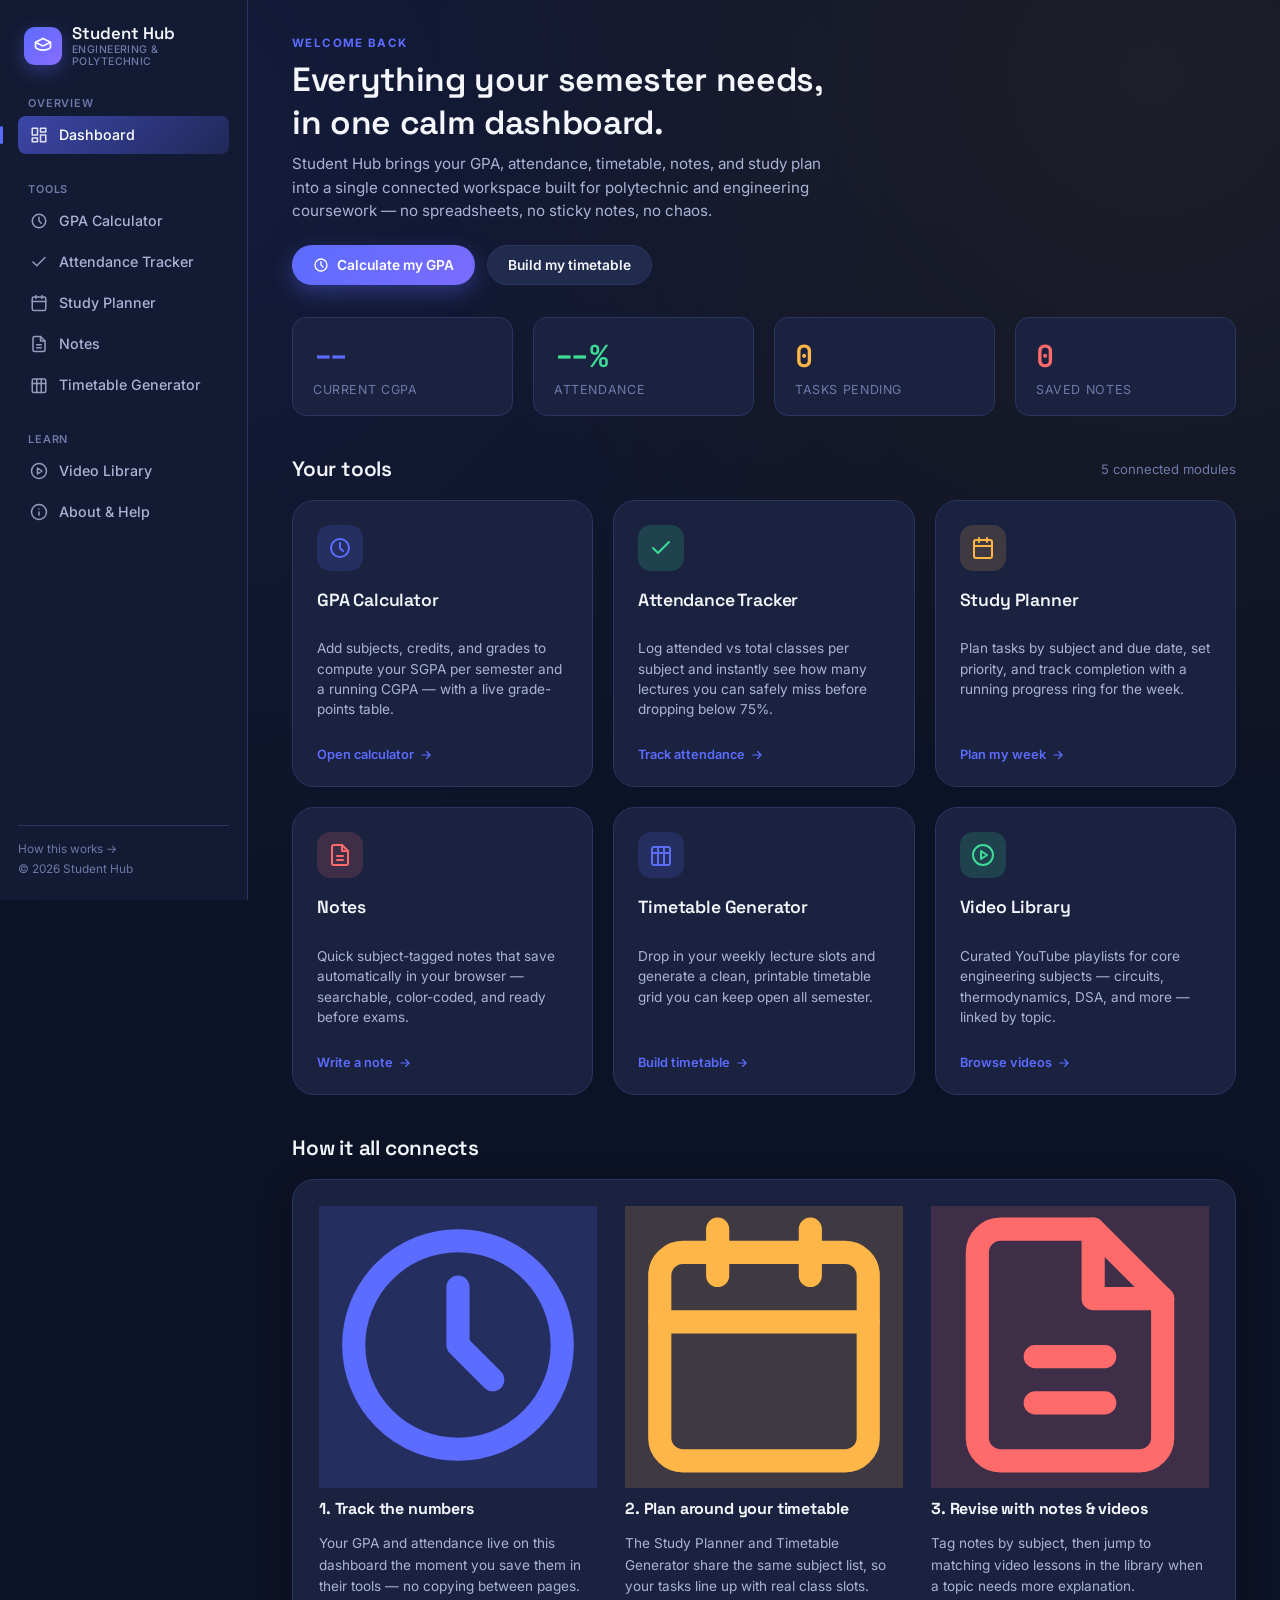
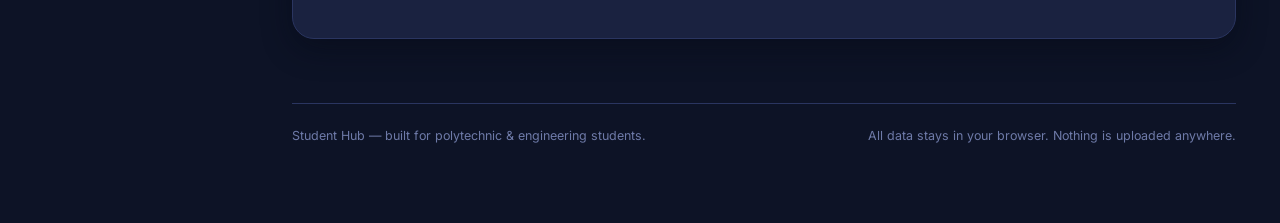
<file: index.html>
<!DOCTYPE html>
<html lang="en">
<head>
<meta charset="UTF-8">
<meta name="viewport" content="width=device-width, initial-scale=1.0">
<title>Student Hub — Your Engineering Dashboard</title>
<meta name="description" content="Student Hub: GPA calculator, attendance tracker, study planner, notes, and timetable generator for polytechnic and engineering students.">
<link rel="icon" href="data:image/svg+xml,<svg xmlns=%22http://www.w3.org/2000/svg%22 viewBox=%220 0 24 24%22><rect width=%2224%22 height=%2224%22 rx=%226%22 fill=%22%235B6CFF%22/><text x=%2212%22 y=%2217%22 font-size=%2214%22 fill=%22white%22 text-anchor=%22middle%22 font-family=%22sans-serif%22>S</text></svg>">
<link rel="preconnect" href="https://fonts.googleapis.com">
<link href="https://fonts.googleapis.com/css2?family=Space+Grotesk:wght@500;600;700&family=Inter:wght@400;500;600;700&family=JetBrains+Mono:wght@500;600;700&display=swap" rel="stylesheet">
<link rel="stylesheet" href="assets/css/theme.css">
</head>
<body>

<div class="scrim"></div>
<div class="app-shell">

  <!-- ============ SIDEBAR ============ -->
  <aside class="sidebar">
    <div class="brand">
      <div class="brand-mark">
        <svg viewBox="0 0 24 24" fill="none" stroke="white" stroke-width="2" stroke-linecap="round" stroke-linejoin="round"><path d="M12 3l9 4.5-9 4.5-9-4.5L12 3z"/><path d="M3 7.5v6c0 1 4 3.5 9 3.5s9-2.5 9-3.5v-6"/></svg>
      </div>
      <div class="brand-name">Student Hub<span>Engineering &amp; Polytechnic</span></div>
    </div>

    <nav>
      <div class="nav-group-label">Overview</div>
      <ul class="nav-list">
        <li><a class="nav-link active" href="index.html">
          <svg viewBox="0 0 24 24" fill="none" stroke="currentColor" stroke-width="2" stroke-linecap="round" stroke-linejoin="round"><rect x="3" y="3" width="7" height="9"/><rect x="14" y="3" width="7" height="5"/><rect x="14" y="12" width="7" height="9"/><rect x="3" y="16" width="7" height="5"/></svg>
          Dashboard
        </a></li>
      </ul>
    </nav>

    <nav>
      <div class="nav-group-label">Tools</div>
      <ul class="nav-list">
        <li><a class="nav-link" href="pages/gpa-calculator.html">
          <svg viewBox="0 0 24 24" fill="none" stroke="currentColor" stroke-width="2" stroke-linecap="round" stroke-linejoin="round"><circle cx="12" cy="12" r="9"/><path d="M12 7v5l3 3"/></svg>
          GPA Calculator
        </a></li>
        <li><a class="nav-link" href="pages/attendance-tracker.html">
          <svg viewBox="0 0 24 24" fill="none" stroke="currentColor" stroke-width="2" stroke-linecap="round" stroke-linejoin="round"><path d="M20 6L9 17l-5-5"/></svg>
          Attendance Tracker
        </a></li>
        <li><a class="nav-link" href="pages/study-planner.html">
          <svg viewBox="0 0 24 24" fill="none" stroke="currentColor" stroke-width="2" stroke-linecap="round" stroke-linejoin="round"><rect x="3" y="4" width="18" height="18" rx="2"/><path d="M16 2v4M8 2v4M3 10h18"/></svg>
          Study Planner
        </a></li>
        <li><a class="nav-link" href="pages/notes.html">
          <svg viewBox="0 0 24 24" fill="none" stroke="currentColor" stroke-width="2" stroke-linecap="round" stroke-linejoin="round"><path d="M14 2H6a2 2 0 00-2 2v16a2 2 0 002 2h12a2 2 0 002-2V8z"/><path d="M14 2v6h6M9 13h6M9 17h6"/></svg>
          Notes
        </a></li>
        <li><a class="nav-link" href="pages/timetable-generator.html">
          <svg viewBox="0 0 24 24" fill="none" stroke="currentColor" stroke-width="2" stroke-linecap="round" stroke-linejoin="round"><rect x="3" y="4" width="18" height="18" rx="2"/><path d="M3 10h18M9 4v18M15 4v18"/></svg>
          Timetable Generator
        </a></li>
      </ul>
    </nav>

    <nav>
      <div class="nav-group-label">Learn</div>
      <ul class="nav-list">
        <li><a class="nav-link" href="pages/resources.html">
          <svg viewBox="0 0 24 24" fill="none" stroke="currentColor" stroke-width="2" stroke-linecap="round" stroke-linejoin="round"><circle cx="12" cy="12" r="10"/><polygon points="10 8 16 12 10 16 10 8"/></svg>
          Video Library
        </a></li>
        <li><a class="nav-link" href="pages/about.html">
          <svg viewBox="0 0 24 24" fill="none" stroke="currentColor" stroke-width="2" stroke-linecap="round" stroke-linejoin="round"><circle cx="12" cy="12" r="10"/><path d="M12 16v-4M12 8h.01"/></svg>
          About &amp; Help
        </a></li>
      </ul>
    </nav>

    <div class="sidebar-footer">
      <a href="pages/about.html">How this works &rarr;</a>
      <span>&copy; 2026 Student Hub</span>
    </div>
  </aside>

  <!-- ============ MAIN ============ -->
  <div>
    <div class="mobile-topbar">
      <button class="menu-toggle" aria-label="Open menu">
        <svg viewBox="0 0 24 24" fill="none" stroke="currentColor" stroke-width="2" stroke-linecap="round"><path d="M3 12h18M3 6h18M3 18h18"/></svg>
      </button>
      <div class="brand-name" style="font-size:0.95rem;">Student Hub</div>
      <div style="width:38px;"></div>
    </div>

    <main class="main-content">

      <!-- HERO -->
      <section class="page-head fade-up">
        <div>
          <span class="eyebrow">Welcome back</span>
          <h1>Everything your semester needs,<br>in one calm dashboard.</h1>
          <p>Student Hub brings your GPA, attendance, timetable, notes, and study plan into a single connected workspace built for polytechnic and engineering coursework — no spreadsheets, no sticky notes, no chaos.</p>
          <div style="display:flex; gap:12px; margin-top:22px; flex-wrap:wrap;">
            <a href="pages/gpa-calculator.html" class="btn btn-primary">
              <svg viewBox="0 0 24 24" fill="none" stroke="currentColor" stroke-width="2" stroke-linecap="round" stroke-linejoin="round"><circle cx="12" cy="12" r="9"/><path d="M12 7v5l3 3"/></svg>
              Calculate my GPA
            </a>
            <a href="pages/timetable-generator.html" class="btn btn-ghost">Build my timetable</a>
          </div>
        </div>
      </section>

      <!-- LIVE STAT STRIP -->
      <section class="grid grid-4 fade-up" style="animation-delay:.05s;">
        <div class="stat-tile accent-indigo">
          <span class="num mono" id="stat-gpa">--</span>
          <span class="label">Current CGPA</span>
        </div>
        <div class="stat-tile accent-mint">
          <span class="num mono" id="stat-attendance">--%</span>
          <span class="label">Attendance</span>
        </div>
        <div class="stat-tile accent-amber">
          <span class="num mono" id="stat-tasks">0</span>
          <span class="label">Tasks pending</span>
        </div>
        <div class="stat-tile accent-coral">
          <span class="num mono" id="stat-notes">0</span>
          <span class="label">Saved notes</span>
        </div>
      </section>

      <!-- TOOLS GRID -->
      <div class="section-head">
        <h2>Your tools</h2>
        <span class="view-all">5 connected modules</span>
      </div>

      <section class="grid grid-3">

        <a class="tool-card fade-up" href="pages/gpa-calculator.html" style="animation-delay:.08s;">
          <div class="icon-box icon-indigo">
            <svg viewBox="0 0 24 24" fill="none" stroke="currentColor" stroke-width="2" stroke-linecap="round" stroke-linejoin="round"><circle cx="12" cy="12" r="9"/><path d="M12 7v5l3 3"/></svg>
          </div>
          <h3>GPA Calculator</h3>
          <p>Add subjects, credits, and grades to compute your SGPA per semester and a running CGPA — with a live grade-points table.</p>
          <span class="go-link">Open calculator <svg viewBox="0 0 24 24" fill="none" stroke="currentColor" stroke-width="2" stroke-linecap="round" stroke-linejoin="round"><path d="M5 12h14M13 6l6 6-6 6"/></svg></span>
        </a>

        <a class="tool-card fade-up" href="pages/attendance-tracker.html" style="animation-delay:.12s;">
          <div class="icon-box icon-mint">
            <svg viewBox="0 0 24 24" fill="none" stroke="currentColor" stroke-width="2" stroke-linecap="round" stroke-linejoin="round"><path d="M20 6L9 17l-5-5"/></svg>
          </div>
          <h3>Attendance Tracker</h3>
          <p>Log attended vs total classes per subject and instantly see how many lectures you can safely miss before dropping below 75%.</p>
          <span class="go-link">Track attendance <svg viewBox="0 0 24 24" fill="none" stroke="currentColor" stroke-width="2" stroke-linecap="round" stroke-linejoin="round"><path d="M5 12h14M13 6l6 6-6 6"/></svg></span>
        </a>

        <a class="tool-card fade-up" href="pages/study-planner.html" style="animation-delay:.16s;">
          <div class="icon-box icon-amber">
            <svg viewBox="0 0 24 24" fill="none" stroke="currentColor" stroke-width="2" stroke-linecap="round" stroke-linejoin="round"><rect x="3" y="4" width="18" height="18" rx="2"/><path d="M16 2v4M8 2v4M3 10h18"/></svg>
          </div>
          <h3>Study Planner</h3>
          <p>Plan tasks by subject and due date, set priority, and track completion with a running progress ring for the week.</p>
          <span class="go-link">Plan my week <svg viewBox="0 0 24 24" fill="none" stroke="currentColor" stroke-width="2" stroke-linecap="round" stroke-linejoin="round"><path d="M5 12h14M13 6l6 6-6 6"/></svg></span>
        </a>

        <a class="tool-card fade-up" href="pages/notes.html" style="animation-delay:.2s;">
          <div class="icon-box icon-coral">
            <svg viewBox="0 0 24 24" fill="none" stroke="currentColor" stroke-width="2" stroke-linecap="round" stroke-linejoin="round"><path d="M14 2H6a2 2 0 00-2 2v16a2 2 0 002 2h12a2 2 0 002-2V8z"/><path d="M14 2v6h6M9 13h6M9 17h6"/></svg>
          </div>
          <h3>Notes</h3>
          <p>Quick subject-tagged notes that save automatically in your browser — searchable, color-coded, and ready before exams.</p>
          <span class="go-link">Write a note <svg viewBox="0 0 24 24" fill="none" stroke="currentColor" stroke-width="2" stroke-linecap="round" stroke-linejoin="round"><path d="M5 12h14M13 6l6 6-6 6"/></svg></span>
        </a>

        <a class="tool-card fade-up" href="pages/timetable-generator.html" style="animation-delay:.24s;">
          <div class="icon-box icon-indigo">
            <svg viewBox="0 0 24 24" fill="none" stroke="currentColor" stroke-width="2" stroke-linecap="round" stroke-linejoin="round"><rect x="3" y="4" width="18" height="18" rx="2"/><path d="M3 10h18M9 4v18M15 4v18"/></svg>
          </div>
          <h3>Timetable Generator</h3>
          <p>Drop in your weekly lecture slots and generate a clean, printable timetable grid you can keep open all semester.</p>
          <span class="go-link">Build timetable <svg viewBox="0 0 24 24" fill="none" stroke="currentColor" stroke-width="2" stroke-linecap="round" stroke-linejoin="round"><path d="M5 12h14M13 6l6 6-6 6"/></svg></span>
        </a>

        <a class="tool-card fade-up" href="pages/resources.html" style="animation-delay:.28s;">
          <div class="icon-box icon-mint">
            <svg viewBox="0 0 24 24" fill="none" stroke="currentColor" stroke-width="2" stroke-linecap="round" stroke-linejoin="round"><circle cx="12" cy="12" r="10"/><polygon points="10 8 16 12 10 16 10 8"/></svg>
          </div>
          <h3>Video Library</h3>
          <p>Curated YouTube playlists for core engineering subjects — circuits, thermodynamics, DSA, and more — linked by topic.</p>
          <span class="go-link">Browse videos <svg viewBox="0 0 24 24" fill="none" stroke="currentColor" stroke-width="2" stroke-linecap="round" stroke-linejoin="round"><path d="M5 12h14M13 6l6 6-6 6"/></svg></span>
        </a>

      </section>

      <!-- HOW IT CONNECTS -->
      <div class="section-head">
        <h2>How it all connects</h2>
      </div>
      <div class="card">
        <div class="grid grid-3" style="gap:28px;">
          <div>
            <div class="icon-box icon-indigo" style="margin-bottom:10px;">
              <svg viewBox="0 0 24 24" fill="none" stroke="currentColor" stroke-width="2" stroke-linecap="round" stroke-linejoin="round"><circle cx="12" cy="12" r="9"/><path d="M12 7v5l3 3"/></svg>
            </div>
            <h3 style="font-size:1rem; margin-bottom:6px;">1. Track the numbers</h3>
            <p style="color:var(--text-dim); font-size:0.85rem; line-height:1.6;">Your GPA and attendance live on this dashboard the moment you save them in their tools — no copying between pages.</p>
          </div>
          <div>
            <div class="icon-box icon-amber" style="margin-bottom:10px;">
              <svg viewBox="0 0 24 24" fill="none" stroke="currentColor" stroke-width="2" stroke-linecap="round" stroke-linejoin="round"><rect x="3" y="4" width="18" height="18" rx="2"/><path d="M16 2v4M8 2v4M3 10h18"/></svg>
            </div>
            <h3 style="font-size:1rem; margin-bottom:6px;">2. Plan around your timetable</h3>
            <p style="color:var(--text-dim); font-size:0.85rem; line-height:1.6;">The Study Planner and Timetable Generator share the same subject list, so your tasks line up with real class slots.</p>
          </div>
          <div>
            <div class="icon-box icon-coral" style="margin-bottom:10px;">
              <svg viewBox="0 0 24 24" fill="none" stroke="currentColor" stroke-width="2" stroke-linecap="round" stroke-linejoin="round"><path d="M14 2H6a2 2 0 00-2 2v16a2 2 0 002 2h12a2 2 0 002-2V8z"/><path d="M14 2v6h6M9 13h6M9 17h6"/></svg>
            </div>
            <h3 style="font-size:1rem; margin-bottom:6px;">3. Revise with notes &amp; videos</h3>
            <p style="color:var(--text-dim); font-size:0.85rem; line-height:1.6;">Tag notes by subject, then jump to matching video lessons in the library when a topic needs more explanation.</p>
          </div>
        </div>
      </div>

      <div class="page-footer">
        <span>Student Hub — built for polytechnic &amp; engineering students.</span>
        <span>All data stays in your browser. Nothing is uploaded anywhere.</span>
      </div>

    </main>
  </div>
</div>

<script src="assets/js/shell.js"></script>
<script>
  // Pull live stats from localStorage written by the other tools
  (function () {
    const gpaData = StudentHubStore.get('gpa_semesters', []);
    const attendanceData = StudentHubStore.get('attendance_subjects', []);
    const tasks = StudentHubStore.get('planner_tasks', []);
    const notes = StudentHubStore.get('notes', []);

    // CGPA across saved semesters
    if (gpaData.length) {
      let totalPoints = 0, totalCredits = 0;
      gpaData.forEach(sem => {
        totalPoints += sem.gradePoints || 0;
        totalCredits += sem.credits || 0;
      });
      const cgpa = totalCredits ? (totalPoints / totalCredits).toFixed(2) : '--';
      document.getElementById('stat-gpa').textContent = cgpa;
    }

    // Attendance average
    if (attendanceData.length) {
      let totalAttended = 0, totalClasses = 0;
      attendanceData.forEach(s => {
        totalAttended += Number(s.attended) || 0;
        totalClasses += Number(s.total) || 0;
      });
      const pct = totalClasses ? Math.round((totalAttended / totalClasses) * 100) : 0;
      document.getElementById('stat-attendance').textContent = pct + '%';
    }

    // Pending tasks
    const pending = tasks.filter(t => !t.done).length;
    document.getElementById('stat-tasks').textContent = pending;

    // Notes count
    document.getElementById('stat-notes').textContent = notes.length;
  })();
</script>
</body>
</html>
</file>
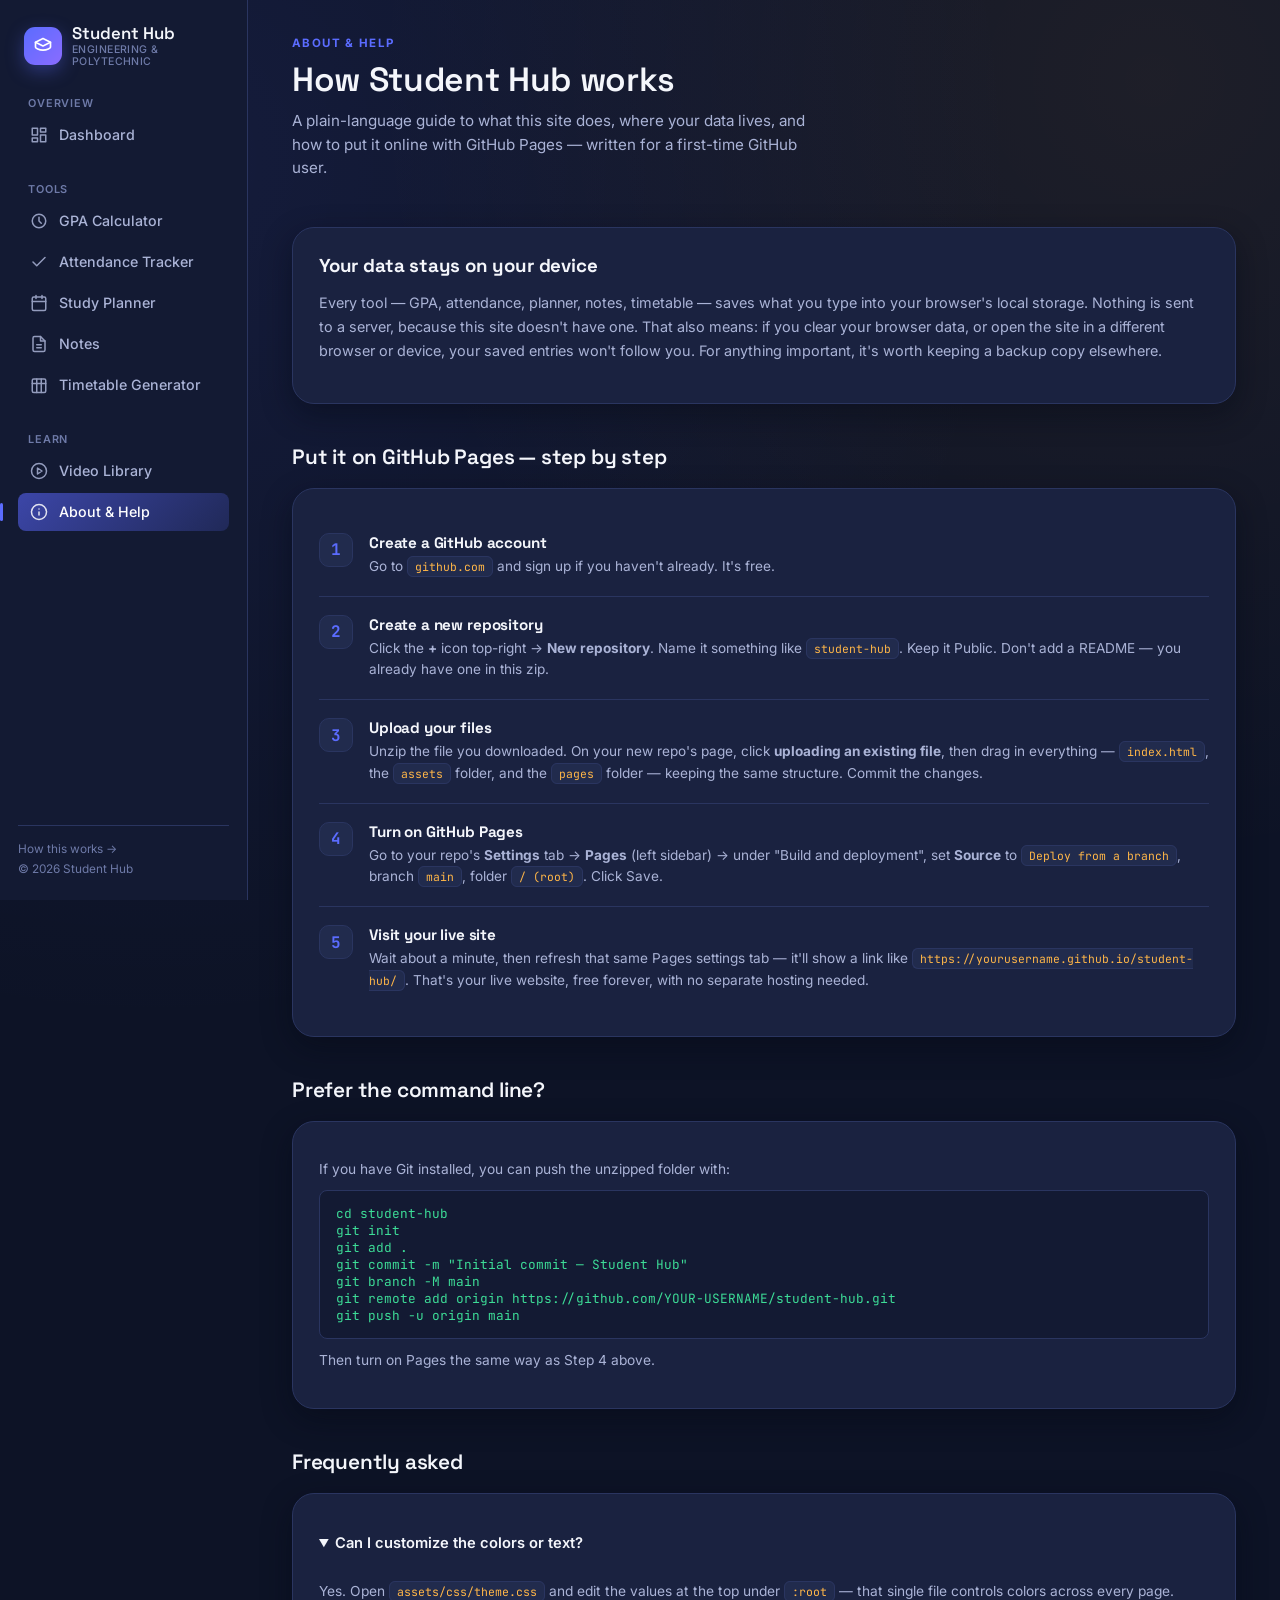
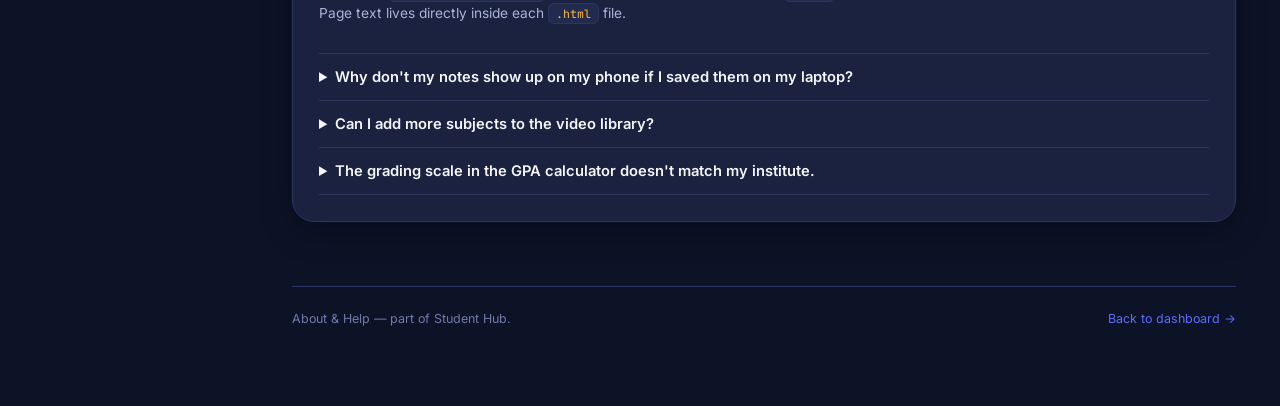
<file: pages/about.html>
<!DOCTYPE html>
<html lang="en">
<head>
<meta charset="UTF-8">
<meta name="viewport" content="width=device-width, initial-scale=1.0">
<title>About & Help — Student Hub</title>
<meta name="description" content="How Student Hub works, your data privacy, and step-by-step help putting this site on GitHub Pages.">
<link rel="icon" href="data:image/svg+xml,<svg xmlns=%22http://www.w3.org/2000/svg%22 viewBox=%220 0 24 24%22><rect width=%2224%22 height=%2224%22 rx=%226%22 fill=%22%235B6CFF%22/><text x=%2212%22 y=%2217%22 font-size=%2214%22 fill=%22white%22 text-anchor=%22middle%22 font-family=%22sans-serif%22>S</text></svg>">
<link rel="preconnect" href="https://fonts.googleapis.com">
<link href="https://fonts.googleapis.com/css2?family=Space+Grotesk:wght@500;600;700&family=Inter:wght@400;500;600;700&family=JetBrains+Mono:wght@500;600;700&display=swap" rel="stylesheet">
<link rel="stylesheet" href="../assets/css/theme.css">
<style>
  .step { display:flex; gap:16px; padding:18px 0; border-bottom:1px solid var(--line); }
  .step:last-child { border-bottom:none; }
  .step-num { width:34px; height:34px; border-radius:10px; background:var(--panel-2); border:1px solid var(--line); display:flex; align-items:center; justify-content:center; font-family:var(--font-mono); font-weight:700; color:var(--indigo); flex-shrink:0; }
  .step h4 { font-size:0.95rem; margin-bottom:4px; }
  .step p { font-size:0.85rem; color:var(--text-dim); line-height:1.6; margin:0; }
  code { background: var(--panel-2); border: 1px solid var(--line); padding: 2px 7px; border-radius: 6px; font-family: var(--font-mono); font-size: 0.84em; color: var(--amber); }
  pre { background: var(--ink-soft); border: 1px solid var(--line); border-radius: var(--radius-sm); padding: 14px 16px; overflow-x: auto; font-family: var(--font-mono); font-size: 0.8rem; color: var(--mint); }
  .faq-item summary { cursor:pointer; font-weight:600; padding:14px 0; font-size:0.92rem; }
  .faq-item { border-bottom:1px solid var(--line); }
  .faq-item p { color:var(--text-dim); font-size:0.86rem; line-height:1.6; padding-bottom:16px; }
</style>
</head>
<body>

<div class="scrim"></div>
<div class="app-shell">

  <aside class="sidebar">
    <div class="brand">
      <div class="brand-mark"><svg viewBox="0 0 24 24" fill="none" stroke="white" stroke-width="2" stroke-linecap="round" stroke-linejoin="round"><path d="M12 3l9 4.5-9 4.5-9-4.5L12 3z"/><path d="M3 7.5v6c0 1 4 3.5 9 3.5s9-2.5 9-3.5v-6"/></svg></div>
      <div class="brand-name">Student Hub<span>Engineering &amp; Polytechnic</span></div>
    </div>
    <nav>
      <div class="nav-group-label">Overview</div>
      <ul class="nav-list">
        <li><a class="nav-link" href="../index.html"><svg viewBox="0 0 24 24" fill="none" stroke="currentColor" stroke-width="2" stroke-linecap="round" stroke-linejoin="round"><rect x="3" y="3" width="7" height="9"/><rect x="14" y="3" width="7" height="5"/><rect x="14" y="12" width="7" height="9"/><rect x="3" y="16" width="7" height="5"/></svg>Dashboard</a></li>
      </ul>
    </nav>
    <nav>
      <div class="nav-group-label">Tools</div>
      <ul class="nav-list">
        <li><a class="nav-link" href="gpa-calculator.html"><svg viewBox="0 0 24 24" fill="none" stroke="currentColor" stroke-width="2" stroke-linecap="round" stroke-linejoin="round"><circle cx="12" cy="12" r="9"/><path d="M12 7v5l3 3"/></svg>GPA Calculator</a></li>
        <li><a class="nav-link" href="attendance-tracker.html"><svg viewBox="0 0 24 24" fill="none" stroke="currentColor" stroke-width="2" stroke-linecap="round" stroke-linejoin="round"><path d="M20 6L9 17l-5-5"/></svg>Attendance Tracker</a></li>
        <li><a class="nav-link" href="study-planner.html"><svg viewBox="0 0 24 24" fill="none" stroke="currentColor" stroke-width="2" stroke-linecap="round" stroke-linejoin="round"><rect x="3" y="4" width="18" height="18" rx="2"/><path d="M16 2v4M8 2v4M3 10h18"/></svg>Study Planner</a></li>
        <li><a class="nav-link" href="notes.html"><svg viewBox="0 0 24 24" fill="none" stroke="currentColor" stroke-width="2" stroke-linecap="round" stroke-linejoin="round"><path d="M14 2H6a2 2 0 00-2 2v16a2 2 0 002 2h12a2 2 0 002-2V8z"/><path d="M14 2v6h6M9 13h6M9 17h6"/></svg>Notes</a></li>
        <li><a class="nav-link" href="timetable-generator.html"><svg viewBox="0 0 24 24" fill="none" stroke="currentColor" stroke-width="2" stroke-linecap="round" stroke-linejoin="round"><rect x="3" y="4" width="18" height="18" rx="2"/><path d="M3 10h18M9 4v18M15 4v18"/></svg>Timetable Generator</a></li>
      </ul>
    </nav>
    <nav>
      <div class="nav-group-label">Learn</div>
      <ul class="nav-list">
        <li><a class="nav-link" href="resources.html"><svg viewBox="0 0 24 24" fill="none" stroke="currentColor" stroke-width="2" stroke-linecap="round" stroke-linejoin="round"><circle cx="12" cy="12" r="10"/><polygon points="10 8 16 12 10 16 10 8"/></svg>Video Library</a></li>
        <li><a class="nav-link active" href="about.html"><svg viewBox="0 0 24 24" fill="none" stroke="currentColor" stroke-width="2" stroke-linecap="round" stroke-linejoin="round"><circle cx="12" cy="12" r="10"/><path d="M12 16v-4M12 8h.01"/></svg>About &amp; Help</a></li>
      </ul>
    </nav>
    <div class="sidebar-footer">
      <a href="about.html">How this works &rarr;</a>
      <span>&copy; 2026 Student Hub</span>
    </div>
  </aside>

  <div>
    <div class="mobile-topbar">
      <button class="menu-toggle" aria-label="Open menu"><svg viewBox="0 0 24 24" fill="none" stroke="currentColor" stroke-width="2" stroke-linecap="round"><path d="M3 12h18M3 6h18M3 18h18"/></svg></button>
      <div class="brand-name" style="font-size:0.95rem;">Student Hub</div>
      <div style="width:38px;"></div>
    </div>

    <main class="main-content">

      <section class="page-head fade-up">
        <div>
          <span class="eyebrow">About &amp; Help</span>
          <h1>How Student Hub works</h1>
          <p>A plain-language guide to what this site does, where your data lives, and how to put it online with GitHub Pages — written for a first-time GitHub user.</p>
        </div>
      </section>

      <div class="card" style="margin-bottom:30px;">
        <h3 style="margin-bottom:10px;">Your data stays on your device</h3>
        <p style="color:var(--text-dim); font-size:0.9rem; line-height:1.65;">Every tool — GPA, attendance, planner, notes, timetable — saves what you type into your browser's local storage. Nothing is sent to a server, because this site doesn't have one. That also means: if you clear your browser data, or open the site in a different browser or device, your saved entries won't follow you. For anything important, it's worth keeping a backup copy elsewhere.</p>
      </div>

      <div class="section-head"><h2>Put it on GitHub Pages — step by step</h2></div>
      <div class="card">
        <div class="step">
          <div class="step-num">1</div>
          <div>
            <h4>Create a GitHub account</h4>
            <p>Go to <code>github.com</code> and sign up if you haven't already. It's free.</p>
          </div>
        </div>
        <div class="step">
          <div class="step-num">2</div>
          <div>
            <h4>Create a new repository</h4>
            <p>Click the <strong>+</strong> icon top-right &rarr; <strong>New repository</strong>. Name it something like <code>student-hub</code>. Keep it Public. Don't add a README — you already have one in this zip.</p>
          </div>
        </div>
        <div class="step">
          <div class="step-num">3</div>
          <div>
            <h4>Upload your files</h4>
            <p>Unzip the file you downloaded. On your new repo's page, click <strong>uploading an existing file</strong>, then drag in everything — <code>index.html</code>, the <code>assets</code> folder, and the <code>pages</code> folder — keeping the same structure. Commit the changes.</p>
          </div>
        </div>
        <div class="step">
          <div class="step-num">4</div>
          <div>
            <h4>Turn on GitHub Pages</h4>
            <p>Go to your repo's <strong>Settings</strong> tab &rarr; <strong>Pages</strong> (left sidebar) &rarr; under "Build and deployment", set <strong>Source</strong> to <code>Deploy from a branch</code>, branch <code>main</code>, folder <code>/ (root)</code>. Click Save.</p>
          </div>
        </div>
        <div class="step">
          <div class="step-num">5</div>
          <div>
            <h4>Visit your live site</h4>
            <p>Wait about a minute, then refresh that same Pages settings tab — it'll show a link like <code>https://yourusername.github.io/student-hub/</code>. That's your live website, free forever, with no separate hosting needed.</p>
          </div>
        </div>
      </div>

      <div class="section-head"><h2>Prefer the command line?</h2></div>
      <div class="card">
        <p style="color:var(--text-dim); font-size:0.86rem; margin-bottom:12px;">If you have Git installed, you can push the unzipped folder with:</p>
        <pre>cd student-hub
git init
git add .
git commit -m "Initial commit — Student Hub"
git branch -M main
git remote add origin https://github.com/YOUR-USERNAME/student-hub.git
git push -u origin main</pre>
        <p style="color:var(--text-dim); font-size:0.86rem; margin-top:12px;">Then turn on Pages the same way as Step 4 above.</p>
      </div>

      <div class="section-head"><h2>Frequently asked</h2></div>
      <div class="card">
        <details class="faq-item" open>
          <summary>Can I customize the colors or text?</summary>
          <p>Yes. Open <code>assets/css/theme.css</code> and edit the values at the top under <code>:root</code> — that single file controls colors across every page. Page text lives directly inside each <code>.html</code> file.</p>
        </details>
        <details class="faq-item">
          <summary>Why don't my notes show up on my phone if I saved them on my laptop?</summary>
          <p>Because everything is stored locally in that one browser, on that one device. To sync across devices you'd eventually need a real backend database — outside the scope of this static starter, but a great next project once you're comfortable with the basics.</p>
        </details>
        <details class="faq-item">
          <summary>Can I add more subjects to the video library?</summary>
          <p>Yes — open <code>pages/resources.html</code> and find the <code>subjects</code> array near the bottom of the file. Add a new object with a name, color, and list of topics, following the same pattern as the existing ones.</p>
        </details>
        <details class="faq-item">
          <summary>The grading scale in the GPA calculator doesn't match my institute.</summary>
          <p>Open <code>pages/gpa-calculator.html</code> and find the <code>gradePoints</code> object near the bottom script. Change the letter grades and point values to match your institute's official scale.</p>
        </details>
      </div>

      <div class="page-footer">
        <span>About &amp; Help — part of Student Hub.</span>
        <a href="../index.html" style="color:var(--indigo);">Back to dashboard &rarr;</a>
      </div>

    </main>
  </div>
</div>

<script src="../assets/js/shell.js"></script>
</body>
</html>
</file>
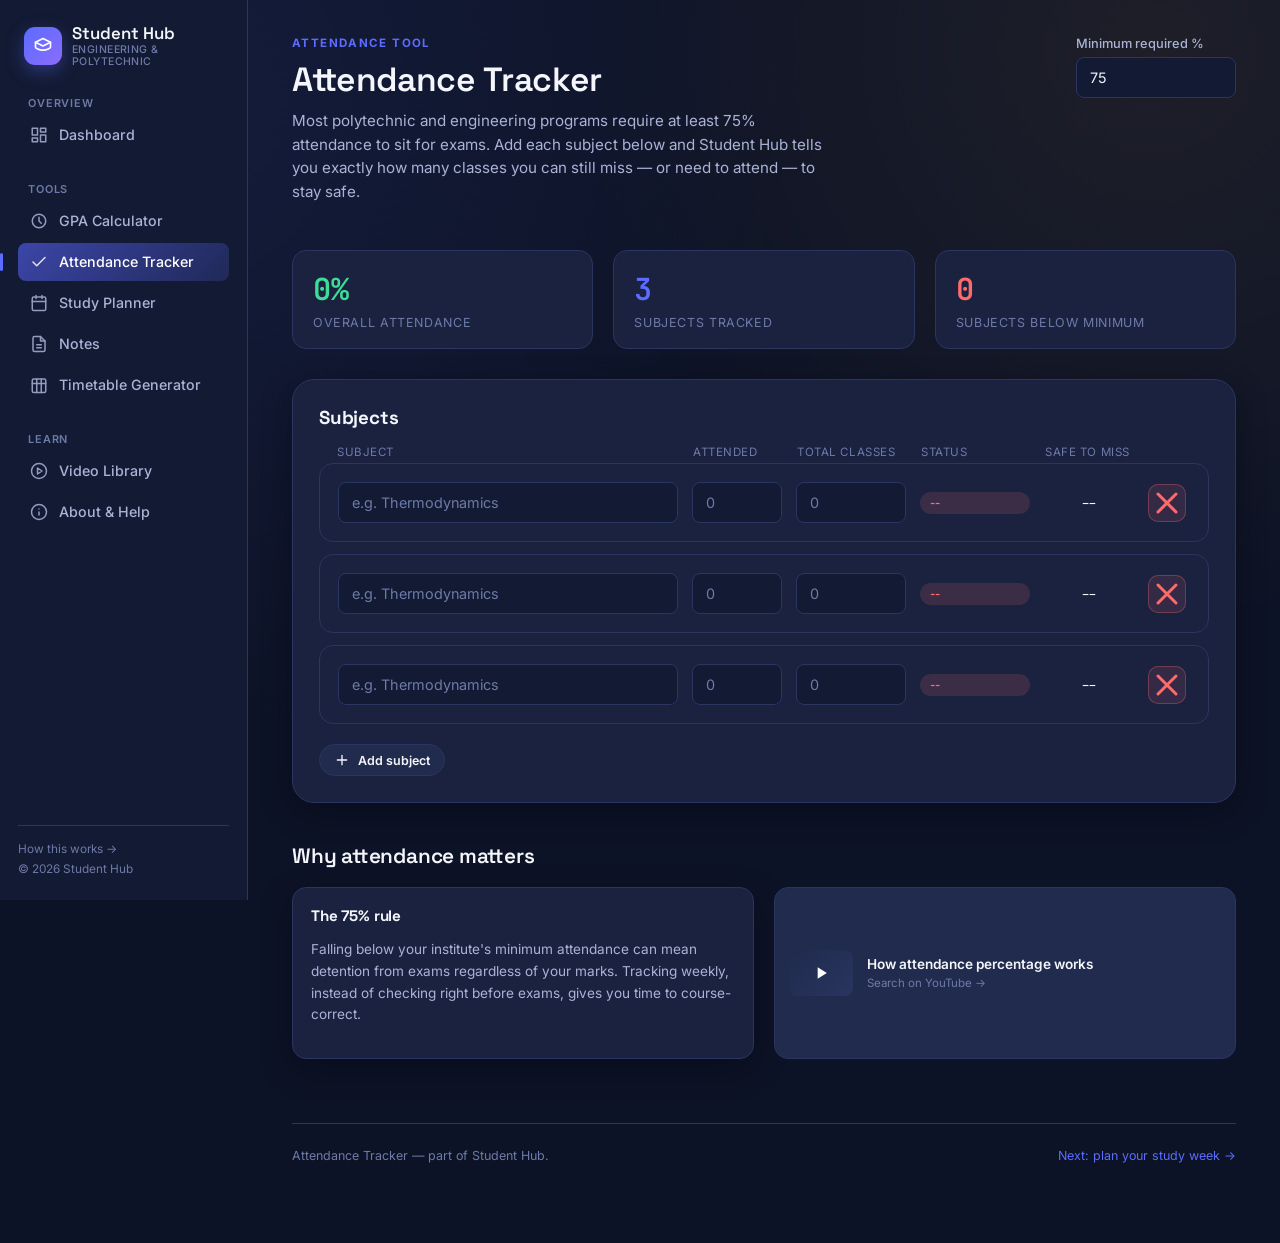
<file: pages/attendance-tracker.html>
<!DOCTYPE html>
<html lang="en">
<head>
<meta charset="UTF-8">
<meta name="viewport" content="width=device-width, initial-scale=1.0">
<title>Attendance Tracker — Student Hub</title>
<meta name="description" content="Track attendance per subject and see how many classes you can miss while staying above the minimum requirement.">
<link rel="icon" href="data:image/svg+xml,<svg xmlns=%22http://www.w3.org/2000/svg%22 viewBox=%220 0 24 24%22><rect width=%2224%22 height=%2224%22 rx=%226%22 fill=%22%235B6CFF%22/><text x=%2212%22 y=%2217%22 font-size=%2214%22 fill=%22white%22 text-anchor=%22middle%22 font-family=%22sans-serif%22>S</text></svg>">
<link rel="preconnect" href="https://fonts.googleapis.com">
<link href="https://fonts.googleapis.com/css2?family=Space+Grotesk:wght@500;600;700&family=Inter:wght@400;500;600;700&family=JetBrains+Mono:wght@500;600;700&display=swap" rel="stylesheet">
<link rel="stylesheet" href="../assets/css/theme.css">
<style>
  .subj-card { background: var(--panel); border: 1px solid var(--line); border-radius: var(--radius-md); padding: 18px; display: grid; grid-template-columns: 1fr 90px 110px 110px 90px 42px; gap: 14px; align-items: center; margin-bottom: 12px; }
  .subj-card .mini-ring { justify-self: center; }
  @media (max-width: 900px) { .subj-card { grid-template-columns: 1fr 1fr; } }
</style>
</head>
<body>

<div class="scrim"></div>
<div class="app-shell">

  <aside class="sidebar">
    <div class="brand">
      <div class="brand-mark"><svg viewBox="0 0 24 24" fill="none" stroke="white" stroke-width="2" stroke-linecap="round" stroke-linejoin="round"><path d="M12 3l9 4.5-9 4.5-9-4.5L12 3z"/><path d="M3 7.5v6c0 1 4 3.5 9 3.5s9-2.5 9-3.5v-6"/></svg></div>
      <div class="brand-name">Student Hub<span>Engineering &amp; Polytechnic</span></div>
    </div>
    <nav>
      <div class="nav-group-label">Overview</div>
      <ul class="nav-list">
        <li><a class="nav-link" href="../index.html"><svg viewBox="0 0 24 24" fill="none" stroke="currentColor" stroke-width="2" stroke-linecap="round" stroke-linejoin="round"><rect x="3" y="3" width="7" height="9"/><rect x="14" y="3" width="7" height="5"/><rect x="14" y="12" width="7" height="9"/><rect x="3" y="16" width="7" height="5"/></svg>Dashboard</a></li>
      </ul>
    </nav>
    <nav>
      <div class="nav-group-label">Tools</div>
      <ul class="nav-list">
        <li><a class="nav-link" href="gpa-calculator.html"><svg viewBox="0 0 24 24" fill="none" stroke="currentColor" stroke-width="2" stroke-linecap="round" stroke-linejoin="round"><circle cx="12" cy="12" r="9"/><path d="M12 7v5l3 3"/></svg>GPA Calculator</a></li>
        <li><a class="nav-link" href="attendance-tracker.html"><svg viewBox="0 0 24 24" fill="none" stroke="currentColor" stroke-width="2" stroke-linecap="round" stroke-linejoin="round"><path d="M20 6L9 17l-5-5"/></svg>Attendance Tracker</a></li>
        <li><a class="nav-link" href="study-planner.html"><svg viewBox="0 0 24 24" fill="none" stroke="currentColor" stroke-width="2" stroke-linecap="round" stroke-linejoin="round"><rect x="3" y="4" width="18" height="18" rx="2"/><path d="M16 2v4M8 2v4M3 10h18"/></svg>Study Planner</a></li>
        <li><a class="nav-link" href="notes.html"><svg viewBox="0 0 24 24" fill="none" stroke="currentColor" stroke-width="2" stroke-linecap="round" stroke-linejoin="round"><path d="M14 2H6a2 2 0 00-2 2v16a2 2 0 002 2h12a2 2 0 002-2V8z"/><path d="M14 2v6h6M9 13h6M9 17h6"/></svg>Notes</a></li>
        <li><a class="nav-link" href="timetable-generator.html"><svg viewBox="0 0 24 24" fill="none" stroke="currentColor" stroke-width="2" stroke-linecap="round" stroke-linejoin="round"><rect x="3" y="4" width="18" height="18" rx="2"/><path d="M3 10h18M9 4v18M15 4v18"/></svg>Timetable Generator</a></li>
      </ul>
    </nav>
    <nav>
      <div class="nav-group-label">Learn</div>
      <ul class="nav-list">
        <li><a class="nav-link" href="resources.html"><svg viewBox="0 0 24 24" fill="none" stroke="currentColor" stroke-width="2" stroke-linecap="round" stroke-linejoin="round"><circle cx="12" cy="12" r="10"/><polygon points="10 8 16 12 10 16 10 8"/></svg>Video Library</a></li>
        <li><a class="nav-link" href="about.html"><svg viewBox="0 0 24 24" fill="none" stroke="currentColor" stroke-width="2" stroke-linecap="round" stroke-linejoin="round"><circle cx="12" cy="12" r="10"/><path d="M12 16v-4M12 8h.01"/></svg>About &amp; Help</a></li>
      </ul>
    </nav>
    <div class="sidebar-footer">
      <a href="about.html">How this works &rarr;</a>
      <span>&copy; 2026 Student Hub</span>
    </div>
  </aside>

  <div>
    <div class="mobile-topbar">
      <button class="menu-toggle" aria-label="Open menu"><svg viewBox="0 0 24 24" fill="none" stroke="currentColor" stroke-width="2" stroke-linecap="round"><path d="M3 12h18M3 6h18M3 18h18"/></svg></button>
      <div class="brand-name" style="font-size:0.95rem;">Student Hub</div>
      <div style="width:38px;"></div>
    </div>

    <main class="main-content">

      <section class="page-head fade-up">
        <div>
          <span class="eyebrow">Attendance Tool</span>
          <h1>Attendance Tracker</h1>
          <p>Most polytechnic and engineering programs require at least 75% attendance to sit for exams. Add each subject below and Student Hub tells you exactly how many classes you can still miss — or need to attend — to stay safe.</p>
        </div>
        <div class="field" style="min-width:160px;">
          <label for="min-required">Minimum required %</label>
          <input type="number" id="min-required" value="75" min="0" max="100">
        </div>
      </section>

      <div class="grid grid-3" style="margin-bottom:30px;">
        <div class="stat-tile accent-mint">
          <span class="num mono" id="overall-pct">0%</span>
          <span class="label">Overall attendance</span>
        </div>
        <div class="stat-tile accent-indigo">
          <span class="num mono" id="subject-count">0</span>
          <span class="label">Subjects tracked</span>
        </div>
        <div class="stat-tile accent-coral">
          <span class="num mono" id="at-risk-count">0</span>
          <span class="label">Subjects below minimum</span>
        </div>
      </div>

      <div class="card">
        <h3 style="margin-bottom:16px;">Subjects</h3>

        <div class="subj-card" style="background:transparent; border:none; padding:0 18px; font-size:0.72rem; color:var(--text-faint); text-transform:uppercase; letter-spacing:0.05em; margin-bottom:4px;">
          <span>Subject</span><span>Attended</span><span>Total classes</span><span>Status</span><span>Safe to miss</span><span></span>
        </div>

        <div id="attendance-rows"></div>

        <button class="btn btn-ghost btn-sm" id="add-attendance-row" style="margin-top:8px;">
          <svg viewBox="0 0 24 24" fill="none" stroke="currentColor" stroke-width="2" stroke-linecap="round"><path d="M12 5v14M5 12h14"/></svg>
          Add subject
        </button>
      </div>

      <div class="section-head"><h2>Why attendance matters</h2></div>
      <div class="grid grid-2">
        <div class="card card-sm">
          <h3 style="font-size:0.95rem; margin-bottom:8px;">The 75% rule</h3>
          <p style="font-size:0.85rem; color:var(--text-dim); line-height:1.6;">Falling below your institute's minimum attendance can mean detention from exams regardless of your marks. Tracking weekly, instead of checking right before exams, gives you time to course-correct.</p>
        </div>
        <a class="video-card" href="https://www.youtube.com/results?search_query=how+attendance+percentage+is+calculated+college" target="_blank" rel="noopener">
          <div class="video-thumb"><svg viewBox="0 0 24 24" fill="currentColor"><path d="M8 5v14l11-7z"/></svg></div>
          <div>
            <div class="vtitle">How attendance percentage works</div>
            <div class="vchannel">Search on YouTube &rarr;</div>
          </div>
        </a>
      </div>

      <div class="page-footer">
        <span>Attendance Tracker — part of Student Hub.</span>
        <a href="study-planner.html" style="color:var(--indigo);">Next: plan your study week &rarr;</a>
      </div>

    </main>
  </div>
</div>

<script src="../assets/js/shell.js"></script>
<script>
  const rowsContainer = document.getElementById('attendance-rows');

  function calcSafeToMiss(attended, total, minPct) {
    // How many more classes can be missed (assuming total grows) while staying >= minPct
    // Formula: find max future misses 'x' such that attended/(total+x) >= minPct/100
    // attended >= (minPct/100) * (total + x)  =>  x <= attended*100/minPct - total
    if (minPct <= 0) return Infinity;
    const maxFutureTotal = Math.floor((attended * 100) / minPct);
    return maxFutureTotal - total;
  }

  function classesNeededToRecover(attended, total, minPct) {
    // How many consecutive classes attended needed to reach minPct if currently below
    // (attended + x) / (total + x) >= minPct/100
    let x = 0;
    while (((attended + x) / (total + x || 1)) * 100 < minPct && x < 1000) x++;
    return x;
  }

  function renderRow(data = { name: '', attended: '', total: '' }) {
    const row = document.createElement('div');
    row.className = 'subj-card';
    row.innerHTML = `
      <input type="text" placeholder="e.g. Thermodynamics" class="a-name" value="${data.name}">
      <input type="number" placeholder="0" min="0" class="a-attended" value="${data.attended}">
      <input type="number" placeholder="0" min="0" class="a-total" value="${data.total}">
      <span class="pill a-status">--</span>
      <span class="mono a-safe" style="font-size:0.85rem; text-align:center;">--</span>
      <button class="btn-icon remove-row" aria-label="Remove subject" style="color:var(--coral); background:rgba(255,107,107,0.12); border-color:rgba(255,107,107,0.3);">
        <svg viewBox="0 0 24 24" fill="none" stroke="currentColor" stroke-width="2" stroke-linecap="round"><path d="M18 6L6 18M6 6l12 12"/></svg>
      </button>
    `;
    function update() {
      const attended = parseFloat(row.querySelector('.a-attended').value) || 0;
      const total = parseFloat(row.querySelector('.a-total').value) || 0;
      const minPct = parseFloat(document.getElementById('min-required').value) || 75;
      const pct = total ? (attended / total) * 100 : 0;
      const statusEl = row.querySelector('.a-status');
      const safeEl = row.querySelector('.a-safe');
      statusEl.textContent = total ? pct.toFixed(1) + '%' : '--';
      statusEl.className = 'pill a-status ' + (pct >= minPct ? 'pill-mint' : 'pill-coral');

      if (!total) { safeEl.textContent = '--'; }
      else if (pct >= minPct) {
        const safe = calcSafeToMiss(attended, total, minPct);
        safeEl.textContent = safe > 0 ? `${safe} classes` : '0 classes';
        safeEl.style.color = 'var(--mint)';
      } else {
        const need = classesNeededToRecover(attended, total, minPct);
        safeEl.textContent = `Attend ${need} more`;
        safeEl.style.color = 'var(--coral)';
      }
      saveAll();
      updateOverview();
    }
    row.querySelectorAll('input').forEach(inp => inp.addEventListener('input', update));
    row.querySelector('.remove-row').addEventListener('click', () => { row.remove(); saveAll(); updateOverview(); });
    rowsContainer.appendChild(row);
    update();
  }

  document.getElementById('min-required').addEventListener('input', () => {
    rowsContainer.querySelectorAll('.subj-card').forEach(row => row.querySelector('.a-attended').dispatchEvent(new Event('input')));
  });

  document.getElementById('add-attendance-row').addEventListener('click', () => renderRow());

  function saveAll() {
    const data = [];
    rowsContainer.querySelectorAll('.subj-card').forEach(row => {
      data.push({
        name: row.querySelector('.a-name').value,
        attended: row.querySelector('.a-attended').value,
        total: row.querySelector('.a-total').value
      });
    });
    StudentHubStore.set('attendance_subjects', data);
  }

  function updateOverview() {
    const data = StudentHubStore.get('attendance_subjects', []);
    let totalAttended = 0, totalClasses = 0, atRisk = 0;
    const minPct = parseFloat(document.getElementById('min-required').value) || 75;
    data.forEach(s => {
      const a = Number(s.attended) || 0, t = Number(s.total) || 0;
      totalAttended += a; totalClasses += t;
      if (t && (a / t) * 100 < minPct) atRisk++;
    });
    document.getElementById('overall-pct').textContent = totalClasses ? Math.round((totalAttended / totalClasses) * 100) + '%' : '0%';
    document.getElementById('subject-count').textContent = data.length;
    document.getElementById('at-risk-count').textContent = atRisk;
  }

  // Load saved data or seed with 3 blank rows
  const saved = StudentHubStore.get('attendance_subjects', []);
  if (saved.length) {
    saved.forEach(renderRow);
  } else {
    for (let i = 0; i < 3; i++) renderRow();
  }
  updateOverview();
</script>
</body>
</html>
</file>
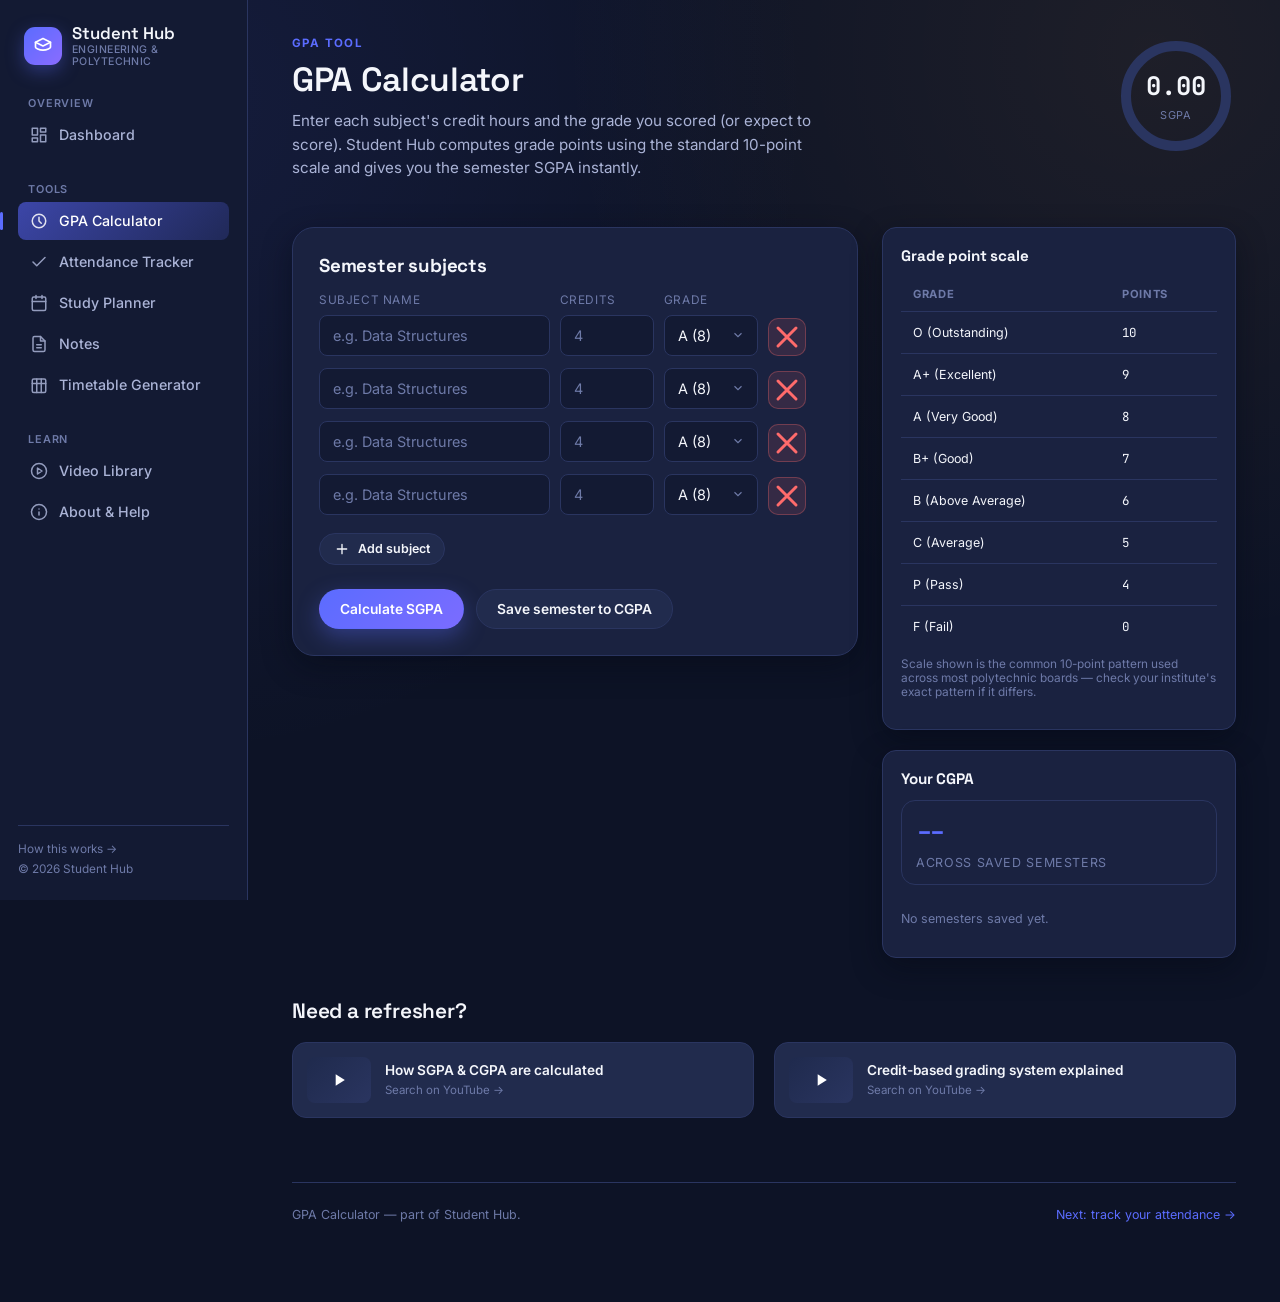
<file: pages/gpa-calculator.html>
<!DOCTYPE html>
<html lang="en">
<head>
<meta charset="UTF-8">
<meta name="viewport" content="width=device-width, initial-scale=1.0">
<title>GPA Calculator — Student Hub</title>
<meta name="description" content="Calculate your SGPA and CGPA by entering subject credits and grades.">
<link rel="icon" href="data:image/svg+xml,<svg xmlns=%22http://www.w3.org/2000/svg%22 viewBox=%220 0 24 24%22><rect width=%2224%22 height=%2224%22 rx=%226%22 fill=%22%235B6CFF%22/><text x=%2212%22 y=%2217%22 font-size=%2214%22 fill=%22white%22 text-anchor=%22middle%22 font-family=%22sans-serif%22>S</text></svg>">
<link rel="preconnect" href="https://fonts.googleapis.com">
<link href="https://fonts.googleapis.com/css2?family=Space+Grotesk:wght@500;600;700&family=Inter:wght@400;500;600;700&family=JetBrains+Mono:wght@500;600;700&display=swap" rel="stylesheet">
<link rel="stylesheet" href="../assets/css/theme.css">
<style>
  .grade-table-mini { font-size: 0.78rem; }
  .subject-row { display: grid; grid-template-columns: 2.2fr 0.9fr 0.9fr 0.6fr; gap: 10px; align-items: end; margin-bottom: 12px; }
  @media (max-width: 760px) { .subject-row { grid-template-columns: 1fr 1fr; } }
  .remove-row { color: var(--coral); background: rgba(255,107,107,0.12); border: 1px solid rgba(255,107,107,0.3); }
</style>
</head>
<body>

<div class="scrim"></div>
<div class="app-shell">

  <aside class="sidebar">
    <div class="brand">
      <div class="brand-mark"><svg viewBox="0 0 24 24" fill="none" stroke="white" stroke-width="2" stroke-linecap="round" stroke-linejoin="round"><path d="M12 3l9 4.5-9 4.5-9-4.5L12 3z"/><path d="M3 7.5v6c0 1 4 3.5 9 3.5s9-2.5 9-3.5v-6"/></svg></div>
      <div class="brand-name">Student Hub<span>Engineering &amp; Polytechnic</span></div>
    </div>
    <nav>
      <div class="nav-group-label">Overview</div>
      <ul class="nav-list">
        <li><a class="nav-link" href="../index.html"><svg viewBox="0 0 24 24" fill="none" stroke="currentColor" stroke-width="2" stroke-linecap="round" stroke-linejoin="round"><rect x="3" y="3" width="7" height="9"/><rect x="14" y="3" width="7" height="5"/><rect x="14" y="12" width="7" height="9"/><rect x="3" y="16" width="7" height="5"/></svg>Dashboard</a></li>
      </ul>
    </nav>
    <nav>
      <div class="nav-group-label">Tools</div>
      <ul class="nav-list">
        <li><a class="nav-link" href="gpa-calculator.html"><svg viewBox="0 0 24 24" fill="none" stroke="currentColor" stroke-width="2" stroke-linecap="round" stroke-linejoin="round"><circle cx="12" cy="12" r="9"/><path d="M12 7v5l3 3"/></svg>GPA Calculator</a></li>
        <li><a class="nav-link" href="attendance-tracker.html"><svg viewBox="0 0 24 24" fill="none" stroke="currentColor" stroke-width="2" stroke-linecap="round" stroke-linejoin="round"><path d="M20 6L9 17l-5-5"/></svg>Attendance Tracker</a></li>
        <li><a class="nav-link" href="study-planner.html"><svg viewBox="0 0 24 24" fill="none" stroke="currentColor" stroke-width="2" stroke-linecap="round" stroke-linejoin="round"><rect x="3" y="4" width="18" height="18" rx="2"/><path d="M16 2v4M8 2v4M3 10h18"/></svg>Study Planner</a></li>
        <li><a class="nav-link" href="notes.html"><svg viewBox="0 0 24 24" fill="none" stroke="currentColor" stroke-width="2" stroke-linecap="round" stroke-linejoin="round"><path d="M14 2H6a2 2 0 00-2 2v16a2 2 0 002 2h12a2 2 0 002-2V8z"/><path d="M14 2v6h6M9 13h6M9 17h6"/></svg>Notes</a></li>
        <li><a class="nav-link" href="timetable-generator.html"><svg viewBox="0 0 24 24" fill="none" stroke="currentColor" stroke-width="2" stroke-linecap="round" stroke-linejoin="round"><rect x="3" y="4" width="18" height="18" rx="2"/><path d="M3 10h18M9 4v18M15 4v18"/></svg>Timetable Generator</a></li>
      </ul>
    </nav>
    <nav>
      <div class="nav-group-label">Learn</div>
      <ul class="nav-list">
        <li><a class="nav-link" href="resources.html"><svg viewBox="0 0 24 24" fill="none" stroke="currentColor" stroke-width="2" stroke-linecap="round" stroke-linejoin="round"><circle cx="12" cy="12" r="10"/><polygon points="10 8 16 12 10 16 10 8"/></svg>Video Library</a></li>
        <li><a class="nav-link" href="about.html"><svg viewBox="0 0 24 24" fill="none" stroke="currentColor" stroke-width="2" stroke-linecap="round" stroke-linejoin="round"><circle cx="12" cy="12" r="10"/><path d="M12 16v-4M12 8h.01"/></svg>About &amp; Help</a></li>
      </ul>
    </nav>
    <div class="sidebar-footer">
      <a href="about.html">How this works &rarr;</a>
      <span>&copy; 2026 Student Hub</span>
    </div>
  </aside>

  <div>
    <div class="mobile-topbar">
      <button class="menu-toggle" aria-label="Open menu"><svg viewBox="0 0 24 24" fill="none" stroke="currentColor" stroke-width="2" stroke-linecap="round"><path d="M3 12h18M3 6h18M3 18h18"/></svg></button>
      <div class="brand-name" style="font-size:0.95rem;">Student Hub</div>
      <div style="width:38px;"></div>
    </div>

    <main class="main-content">

      <section class="page-head fade-up">
        <div>
          <span class="eyebrow">GPA Tool</span>
          <h1>GPA Calculator</h1>
          <p>Enter each subject's credit hours and the grade you scored (or expect to score). Student Hub computes grade points using the standard 10-point scale and gives you the semester SGPA instantly.</p>
        </div>
        <div class="ring-wrap">
          <svg width="120" height="120" viewBox="0 0 120 120">
            <circle class="ring-bg" cx="60" cy="60" r="50" stroke-width="10"/>
            <circle id="gpa-ring" class="ring-fg" cx="60" cy="60" r="50" stroke-width="10" stroke="#5B6CFF" stroke-dasharray="314" stroke-dashoffset="314"/>
          </svg>
          <div class="ring-label">
            <span class="val mono" id="sgpa-display" style="font-size:1.6rem;">0.00</span>
            <span class="sub">SGPA</span>
          </div>
        </div>
      </section>

      <div class="grid" style="grid-template-columns: 1.6fr 1fr; gap: 24px; align-items:start;">

        <!-- LEFT: input card -->
        <div class="card fade-up" style="animation-delay:.05s;">
          <h3 style="margin-bottom:16px;">Semester subjects</h3>

          <div class="subject-row" style="font-size:0.74rem; color:var(--text-faint); text-transform:uppercase; letter-spacing:0.05em; margin-bottom:8px;">
            <span>Subject name</span><span>Credits</span><span>Grade</span><span></span>
          </div>

          <div id="subject-rows"></div>

          <button class="btn btn-ghost btn-sm" id="add-subject" style="margin-top:6px;">
            <svg viewBox="0 0 24 24" fill="none" stroke="currentColor" stroke-width="2" stroke-linecap="round"><path d="M12 5v14M5 12h14"/></svg>
            Add subject
          </button>

          <div style="display:flex; gap:12px; margin-top:24px; flex-wrap:wrap;">
            <button class="btn btn-primary" id="calc-btn">Calculate SGPA</button>
            <button class="btn btn-ghost" id="save-semester-btn">Save semester to CGPA</button>
          </div>
        </div>

        <!-- RIGHT: grade scale + saved semesters -->
        <div style="display:flex; flex-direction:column; gap:20px;">
          <div class="card card-sm fade-up" style="animation-delay:.1s;">
            <h3 style="font-size:0.95rem; margin-bottom:12px;">Grade point scale</h3>
            <table class="grade-table-mini">
              <tr><th>Grade</th><th>Points</th></tr>
              <tr><td>O (Outstanding)</td><td class="mono">10</td></tr>
              <tr><td>A+ (Excellent)</td><td class="mono">9</td></tr>
              <tr><td>A (Very Good)</td><td class="mono">8</td></tr>
              <tr><td>B+ (Good)</td><td class="mono">7</td></tr>
              <tr><td>B (Above Average)</td><td class="mono">6</td></tr>
              <tr><td>C (Average)</td><td class="mono">5</td></tr>
              <tr><td>P (Pass)</td><td class="mono">4</td></tr>
              <tr><td>F (Fail)</td><td class="mono">0</td></tr>
            </table>
            <p style="font-size:0.74rem; color:var(--text-faint); margin-top:10px;">Scale shown is the common 10-point pattern used across most polytechnic boards — check your institute's exact pattern if it differs.</p>
          </div>

          <div class="card card-sm fade-up" style="animation-delay:.14s;">
            <h3 style="font-size:0.95rem; margin-bottom:12px;">Your CGPA</h3>
            <div class="stat-tile accent-indigo" style="padding:14px;">
              <span class="num mono" id="cgpa-display" style="font-size:1.6rem;">--</span>
              <span class="label">Across saved semesters</span>
            </div>
            <div id="semester-list" style="margin-top:14px; display:flex; flex-direction:column; gap:8px;"></div>
          </div>
        </div>
      </div>

      <!-- LEARN MORE -->
      <div class="section-head"><h2>Need a refresher?</h2></div>
      <div class="grid grid-2">
        <a class="video-card" href="https://www.youtube.com/results?search_query=how+to+calculate+SGPA+and+CGPA" target="_blank" rel="noopener">
          <div class="video-thumb"><svg viewBox="0 0 24 24" fill="currentColor"><path d="M8 5v14l11-7z"/></svg></div>
          <div>
            <div class="vtitle">How SGPA &amp; CGPA are calculated</div>
            <div class="vchannel">Search on YouTube &rarr;</div>
          </div>
        </a>
        <a class="video-card" href="https://www.youtube.com/results?search_query=credit+based+grading+system+explained+polytechnic" target="_blank" rel="noopener">
          <div class="video-thumb"><svg viewBox="0 0 24 24" fill="currentColor"><path d="M8 5v14l11-7z"/></svg></div>
          <div>
            <div class="vtitle">Credit-based grading system explained</div>
            <div class="vchannel">Search on YouTube &rarr;</div>
          </div>
        </a>
      </div>

      <div class="page-footer">
        <span>GPA Calculator — part of Student Hub.</span>
        <a href="attendance-tracker.html" style="color:var(--indigo);">Next: track your attendance &rarr;</a>
      </div>

    </main>
  </div>
</div>

<script src="../assets/js/shell.js"></script>
<script>
  const gradePoints = { 'O': 10, 'A+': 9, 'A': 8, 'B+': 7, 'B': 6, 'C': 5, 'P': 4, 'F': 0 };
  const rowsContainer = document.getElementById('subject-rows');
  let rowCount = 0;

  function gradeOptions() {
    return Object.keys(gradePoints).map(g => `<option value="${g}">${g} (${gradePoints[g]})</option>`).join('');
  }

  function addRow(name = '', credits = '', grade = 'A') {
    rowCount++;
    const row = document.createElement('div');
    row.className = 'subject-row';
    row.innerHTML = `
      <input type="text" placeholder="e.g. Data Structures" value="${name}" class="subj-name">
      <input type="number" placeholder="4" min="0" max="10" value="${credits}" class="subj-credits">
      <select class="subj-grade">${gradeOptions()}</select>
      <button class="btn-icon remove-row" aria-label="Remove subject">
        <svg viewBox="0 0 24 24" fill="none" stroke="currentColor" stroke-width="2" stroke-linecap="round"><path d="M18 6L6 18M6 6l12 12"/></svg>
      </button>
    `;
    row.querySelector('.subj-grade').value = grade;
    row.querySelector('.remove-row').addEventListener('click', () => row.remove());
    rowsContainer.appendChild(row);
  }

  // Start with 4 blank rows
  for (let i = 0; i < 4; i++) addRow();

  document.getElementById('add-subject').addEventListener('click', () => addRow());

  function computeSGPA() {
    const rows = rowsContainer.querySelectorAll('.subject-row');
    let totalCredits = 0, totalPoints = 0;
    rows.forEach(row => {
      const credits = parseFloat(row.querySelector('.subj-credits').value) || 0;
      const grade = row.querySelector('.subj-grade').value;
      totalCredits += credits;
      totalPoints += credits * gradePoints[grade];
    });
    const sgpa = totalCredits ? (totalPoints / totalCredits) : 0;
    return { sgpa, totalCredits, totalPoints };
  }

  function updateRing(sgpa) {
    const ring = document.getElementById('gpa-ring');
    const circumference = 314;
    const pct = Math.min(sgpa / 10, 1);
    ring.setAttribute('stroke-dashoffset', circumference - (circumference * pct));
    document.getElementById('sgpa-display').textContent = sgpa.toFixed(2);
  }

  document.getElementById('calc-btn').addEventListener('click', () => {
    const { sgpa } = computeSGPA();
    updateRing(sgpa);
  });

  function renderSemesterList() {
    const semesters = StudentHubStore.get('gpa_semesters', []);
    const list = document.getElementById('semester-list');
    list.innerHTML = '';
    if (!semesters.length) {
      list.innerHTML = '<p style="font-size:0.78rem; color:var(--text-faint);">No semesters saved yet.</p>';
    } else {
      semesters.forEach((sem, i) => {
        const div = document.createElement('div');
        div.style = 'display:flex; justify-content:space-between; align-items:center; font-size:0.82rem; background:var(--panel-2); padding:8px 12px; border-radius:8px;';
        div.innerHTML = `<span>Semester ${i + 1}</span><span class="mono pill pill-indigo">${(sem.gradePoints / sem.credits).toFixed(2)}</span>`;
        list.appendChild(div);
      });
    }
    let totalPoints = 0, totalCredits = 0;
    semesters.forEach(s => { totalPoints += s.gradePoints; totalCredits += s.credits; });
    document.getElementById('cgpa-display').textContent = totalCredits ? (totalPoints / totalCredits).toFixed(2) : '--';
  }

  document.getElementById('save-semester-btn').addEventListener('click', () => {
    const { sgpa, totalCredits, totalPoints } = computeSGPA();
    if (!totalCredits) { alert('Add at least one subject with credits before saving.'); return; }
    const semesters = StudentHubStore.get('gpa_semesters', []);
    semesters.push({ credits: totalCredits, gradePoints: totalPoints });
    StudentHubStore.set('gpa_semesters', semesters);
    updateRing(sgpa);
    renderSemesterList();
  });

  renderSemesterList();
</script>
</body>
</html>
</file>
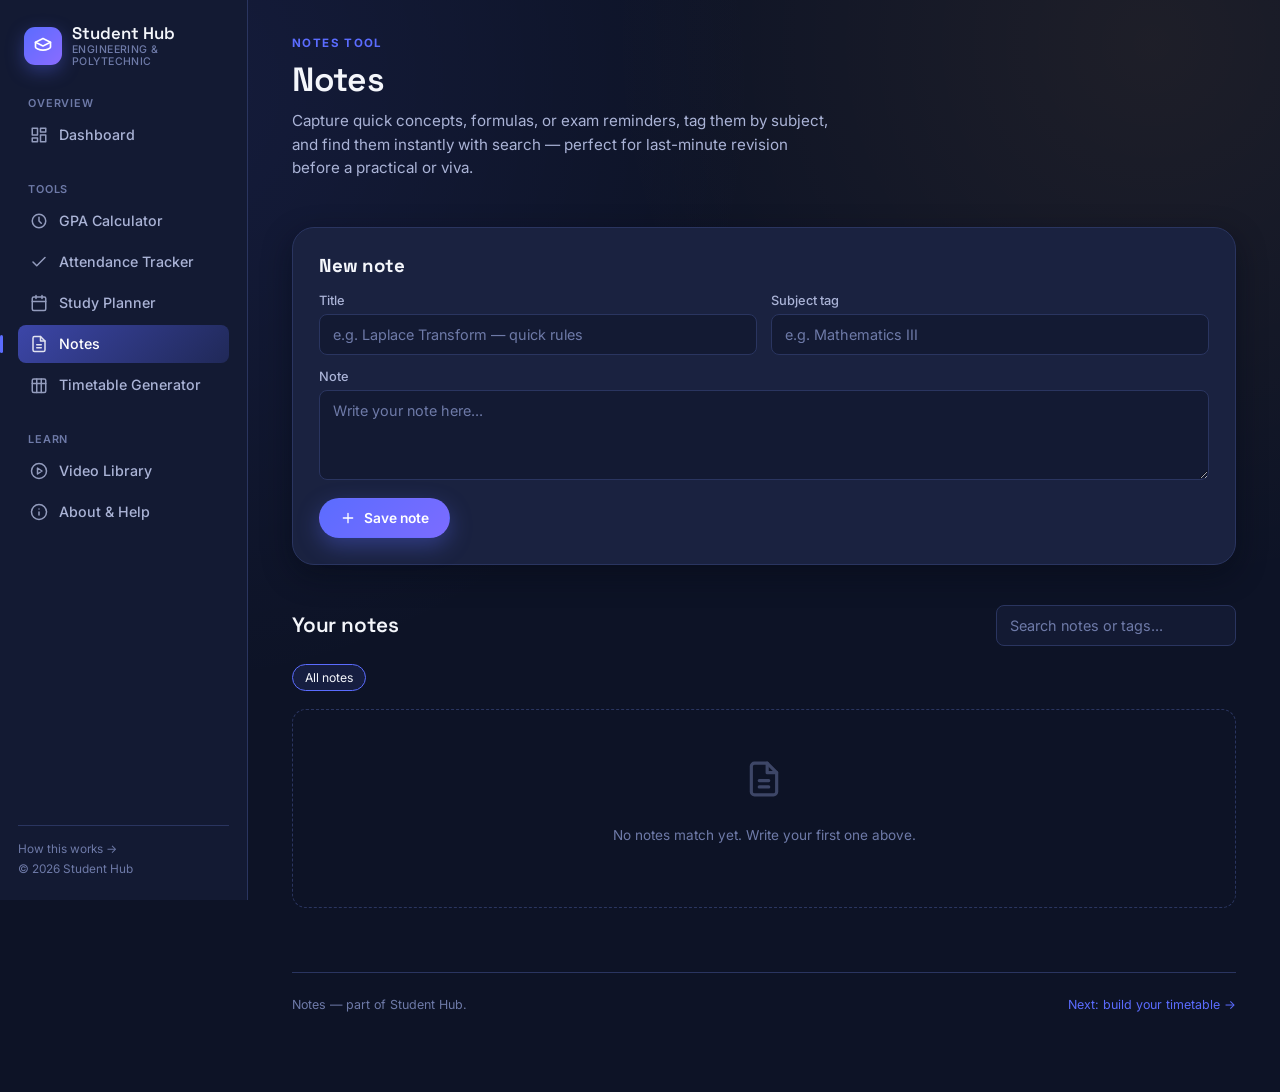
<file: pages/notes.html>
<!DOCTYPE html>
<html lang="en">
<head>
<meta charset="UTF-8">
<meta name="viewport" content="width=device-width, initial-scale=1.0">
<title>Notes — Student Hub</title>
<meta name="description" content="Quick subject-tagged notes that save automatically in your browser.">
<link rel="icon" href="data:image/svg+xml,<svg xmlns=%22http://www.w3.org/2000/svg%22 viewBox=%220 0 24 24%22><rect width=%2224%22 height=%2224%22 rx=%226%22 fill=%22%235B6CFF%22/><text x=%2212%22 y=%2217%22 font-size=%2214%22 fill=%22white%22 text-anchor=%22middle%22 font-family=%22sans-serif%22>S</text></svg>">
<link rel="preconnect" href="https://fonts.googleapis.com">
<link href="https://fonts.googleapis.com/css2?family=Space+Grotesk:wght@500;600;700&family=Inter:wght@400;500;600;700&family=JetBrains+Mono:wght@500;600;700&display=swap" rel="stylesheet">
<link rel="stylesheet" href="../assets/css/theme.css">
<style>
  .note-card { background: var(--panel); border: 1px solid var(--line); border-radius: var(--radius-md); padding: 18px; display:flex; flex-direction:column; gap:10px; border-top: 3px solid var(--indigo); }
  .note-card .n-head { display:flex; justify-content:space-between; align-items:flex-start; gap:8px; }
  .note-card .n-body { font-size: 0.85rem; color: var(--text-dim); line-height: 1.55; white-space: pre-wrap; max-height: 140px; overflow-y: auto; }
  .note-card .n-foot { display:flex; justify-content:space-between; align-items:center; margin-top:auto; font-size:0.72rem; color:var(--text-faint); }
</style>
</head>
<body>

<div class="scrim"></div>
<div class="app-shell">

  <aside class="sidebar">
    <div class="brand">
      <div class="brand-mark"><svg viewBox="0 0 24 24" fill="none" stroke="white" stroke-width="2" stroke-linecap="round" stroke-linejoin="round"><path d="M12 3l9 4.5-9 4.5-9-4.5L12 3z"/><path d="M3 7.5v6c0 1 4 3.5 9 3.5s9-2.5 9-3.5v-6"/></svg></div>
      <div class="brand-name">Student Hub<span>Engineering &amp; Polytechnic</span></div>
    </div>
    <nav>
      <div class="nav-group-label">Overview</div>
      <ul class="nav-list">
        <li><a class="nav-link" href="../index.html"><svg viewBox="0 0 24 24" fill="none" stroke="currentColor" stroke-width="2" stroke-linecap="round" stroke-linejoin="round"><rect x="3" y="3" width="7" height="9"/><rect x="14" y="3" width="7" height="5"/><rect x="14" y="12" width="7" height="9"/><rect x="3" y="16" width="7" height="5"/></svg>Dashboard</a></li>
      </ul>
    </nav>
    <nav>
      <div class="nav-group-label">Tools</div>
      <ul class="nav-list">
        <li><a class="nav-link" href="gpa-calculator.html"><svg viewBox="0 0 24 24" fill="none" stroke="currentColor" stroke-width="2" stroke-linecap="round" stroke-linejoin="round"><circle cx="12" cy="12" r="9"/><path d="M12 7v5l3 3"/></svg>GPA Calculator</a></li>
        <li><a class="nav-link" href="attendance-tracker.html"><svg viewBox="0 0 24 24" fill="none" stroke="currentColor" stroke-width="2" stroke-linecap="round" stroke-linejoin="round"><path d="M20 6L9 17l-5-5"/></svg>Attendance Tracker</a></li>
        <li><a class="nav-link" href="study-planner.html"><svg viewBox="0 0 24 24" fill="none" stroke="currentColor" stroke-width="2" stroke-linecap="round" stroke-linejoin="round"><rect x="3" y="4" width="18" height="18" rx="2"/><path d="M16 2v4M8 2v4M3 10h18"/></svg>Study Planner</a></li>
        <li><a class="nav-link" href="notes.html"><svg viewBox="0 0 24 24" fill="none" stroke="currentColor" stroke-width="2" stroke-linecap="round" stroke-linejoin="round"><path d="M14 2H6a2 2 0 00-2 2v16a2 2 0 002 2h12a2 2 0 002-2V8z"/><path d="M14 2v6h6M9 13h6M9 17h6"/></svg>Notes</a></li>
        <li><a class="nav-link" href="timetable-generator.html"><svg viewBox="0 0 24 24" fill="none" stroke="currentColor" stroke-width="2" stroke-linecap="round" stroke-linejoin="round"><rect x="3" y="4" width="18" height="18" rx="2"/><path d="M3 10h18M9 4v18M15 4v18"/></svg>Timetable Generator</a></li>
      </ul>
    </nav>
    <nav>
      <div class="nav-group-label">Learn</div>
      <ul class="nav-list">
        <li><a class="nav-link" href="resources.html"><svg viewBox="0 0 24 24" fill="none" stroke="currentColor" stroke-width="2" stroke-linecap="round" stroke-linejoin="round"><circle cx="12" cy="12" r="10"/><polygon points="10 8 16 12 10 16 10 8"/></svg>Video Library</a></li>
        <li><a class="nav-link" href="about.html"><svg viewBox="0 0 24 24" fill="none" stroke="currentColor" stroke-width="2" stroke-linecap="round" stroke-linejoin="round"><circle cx="12" cy="12" r="10"/><path d="M12 16v-4M12 8h.01"/></svg>About &amp; Help</a></li>
      </ul>
    </nav>
    <div class="sidebar-footer">
      <a href="about.html">How this works &rarr;</a>
      <span>&copy; 2026 Student Hub</span>
    </div>
  </aside>

  <div>
    <div class="mobile-topbar">
      <button class="menu-toggle" aria-label="Open menu"><svg viewBox="0 0 24 24" fill="none" stroke="currentColor" stroke-width="2" stroke-linecap="round"><path d="M3 12h18M3 6h18M3 18h18"/></svg></button>
      <div class="brand-name" style="font-size:0.95rem;">Student Hub</div>
      <div style="width:38px;"></div>
    </div>

    <main class="main-content">

      <section class="page-head fade-up">
        <div>
          <span class="eyebrow">Notes Tool</span>
          <h1>Notes</h1>
          <p>Capture quick concepts, formulas, or exam reminders, tag them by subject, and find them instantly with search — perfect for last-minute revision before a practical or viva.</p>
        </div>
      </section>

      <div class="card">
        <h3 style="margin-bottom:16px;">New note</h3>
        <div class="field-row">
          <div class="field" style="margin-bottom:0;">
            <label for="note-title">Title</label>
            <input type="text" id="note-title" placeholder="e.g. Laplace Transform — quick rules">
          </div>
          <div class="field" style="margin-bottom:0;">
            <label for="note-subject">Subject tag</label>
            <input type="text" id="note-subject" placeholder="e.g. Mathematics III">
          </div>
        </div>
        <div class="field">
          <label for="note-body">Note</label>
          <textarea id="note-body" placeholder="Write your note here..."></textarea>
        </div>
        <button class="btn btn-primary" id="add-note-btn">
          <svg viewBox="0 0 24 24" fill="none" stroke="currentColor" stroke-width="2" stroke-linecap="round"><path d="M12 5v14M5 12h14"/></svg>
          Save note
        </button>
      </div>

      <div class="section-head">
        <h2>Your notes</h2>
        <input type="text" id="note-search" placeholder="Search notes or tags..." style="max-width:240px;">
      </div>

      <div id="tag-filters" style="display:flex; gap:8px; flex-wrap:wrap; margin-bottom:18px;"></div>

      <div class="grid grid-3" id="notes-grid"></div>
      <div id="notes-empty" class="empty-state" style="display:none;">
        <svg viewBox="0 0 24 24" fill="none" stroke="currentColor" stroke-width="2" stroke-linecap="round" stroke-linejoin="round"><path d="M14 2H6a2 2 0 00-2 2v16a2 2 0 002 2h12a2 2 0 002-2V8z"/><path d="M14 2v6h6M9 13h6M9 17h6"/></svg>
        <p>No notes match yet. Write your first one above.</p>
      </div>

      <div class="page-footer">
        <span>Notes — part of Student Hub.</span>
        <a href="timetable-generator.html" style="color:var(--indigo);">Next: build your timetable &rarr;</a>
      </div>

    </main>
  </div>
</div>

<script src="../assets/js/shell.js"></script>
<script>
  let notes = StudentHubStore.get('notes', []);
  let activeTag = 'all';
  let searchTerm = '';

  function save() { StudentHubStore.set('notes', notes); }

  function escapeHtml(str) {
    const div = document.createElement('div');
    div.textContent = str;
    return div.innerHTML;
  }

  function renderTags() {
    const tagsEl = document.getElementById('tag-filters');
    const uniqueTags = [...new Set(notes.map(n => n.subject).filter(Boolean))];
    tagsEl.innerHTML = `<button class="chip ${activeTag === 'all' ? 'active' : ''}" data-tag="all">All notes</button>` +
      uniqueTags.map(t => `<button class="chip ${activeTag === t ? 'active' : ''}" data-tag="${escapeHtml(t)}">${escapeHtml(t)}</button>`).join('');
    tagsEl.querySelectorAll('.chip').forEach(chip => {
      chip.addEventListener('click', () => { activeTag = chip.dataset.tag; renderTags(); renderNotes(); });
    });
  }

  function renderNotes() {
    const grid = document.getElementById('notes-grid');
    const emptyEl = document.getElementById('notes-empty');
    let filtered = notes;
    if (activeTag !== 'all') filtered = filtered.filter(n => n.subject === activeTag);
    if (searchTerm) {
      const s = searchTerm.toLowerCase();
      filtered = filtered.filter(n => n.title.toLowerCase().includes(s) || n.body.toLowerCase().includes(s) || (n.subject || '').toLowerCase().includes(s));
    }
    grid.innerHTML = '';
    if (!filtered.length) { emptyEl.style.display = 'block'; return; }
    emptyEl.style.display = 'none';

    filtered.forEach((note) => {
      const realIndex = notes.indexOf(note);
      const card = document.createElement('div');
      card.className = 'note-card fade-up';
      card.innerHTML = `
        <div class="n-head">
          <h3 style="font-size:1rem;">${escapeHtml(note.title)}</h3>
          <button class="btn-icon del-note" data-i="${realIndex}" aria-label="Delete note" style="color:var(--coral); background:rgba(255,107,107,0.12); border-color:rgba(255,107,107,0.3); width:30px; height:30px; flex-shrink:0;">
            <svg viewBox="0 0 24 24" fill="none" stroke="currentColor" stroke-width="2" stroke-linecap="round"><path d="M18 6L6 18M6 6l12 12"/></svg>
          </button>
        </div>
        <div class="n-body">${escapeHtml(note.body)}</div>
        <div class="n-foot">
          <span class="pill pill-indigo">${escapeHtml(note.subject || 'General')}</span>
          <span>${note.date || ''}</span>
        </div>
      `;
      grid.appendChild(card);
    });

    grid.querySelectorAll('.del-note').forEach(btn => {
      btn.addEventListener('click', () => {
        const i = parseInt(btn.dataset.i);
        notes.splice(i, 1);
        save(); renderTags(); renderNotes();
      });
    });
  }

  document.getElementById('add-note-btn').addEventListener('click', () => {
    const title = document.getElementById('note-title').value.trim();
    const body = document.getElementById('note-body').value.trim();
    const subject = document.getElementById('note-subject').value.trim();
    if (!title || !body) { alert('Please add a title and note content.'); return; }
    notes.unshift({ title, body, subject, date: new Date().toLocaleDateString() });
    save(); renderTags(); renderNotes();
    document.getElementById('note-title').value = '';
    document.getElementById('note-body').value = '';
    document.getElementById('note-subject').value = '';
  });

  document.getElementById('note-search').addEventListener('input', (e) => {
    searchTerm = e.target.value;
    renderNotes();
  });

  renderTags();
  renderNotes();
</script>
</body>
</html>
</file>
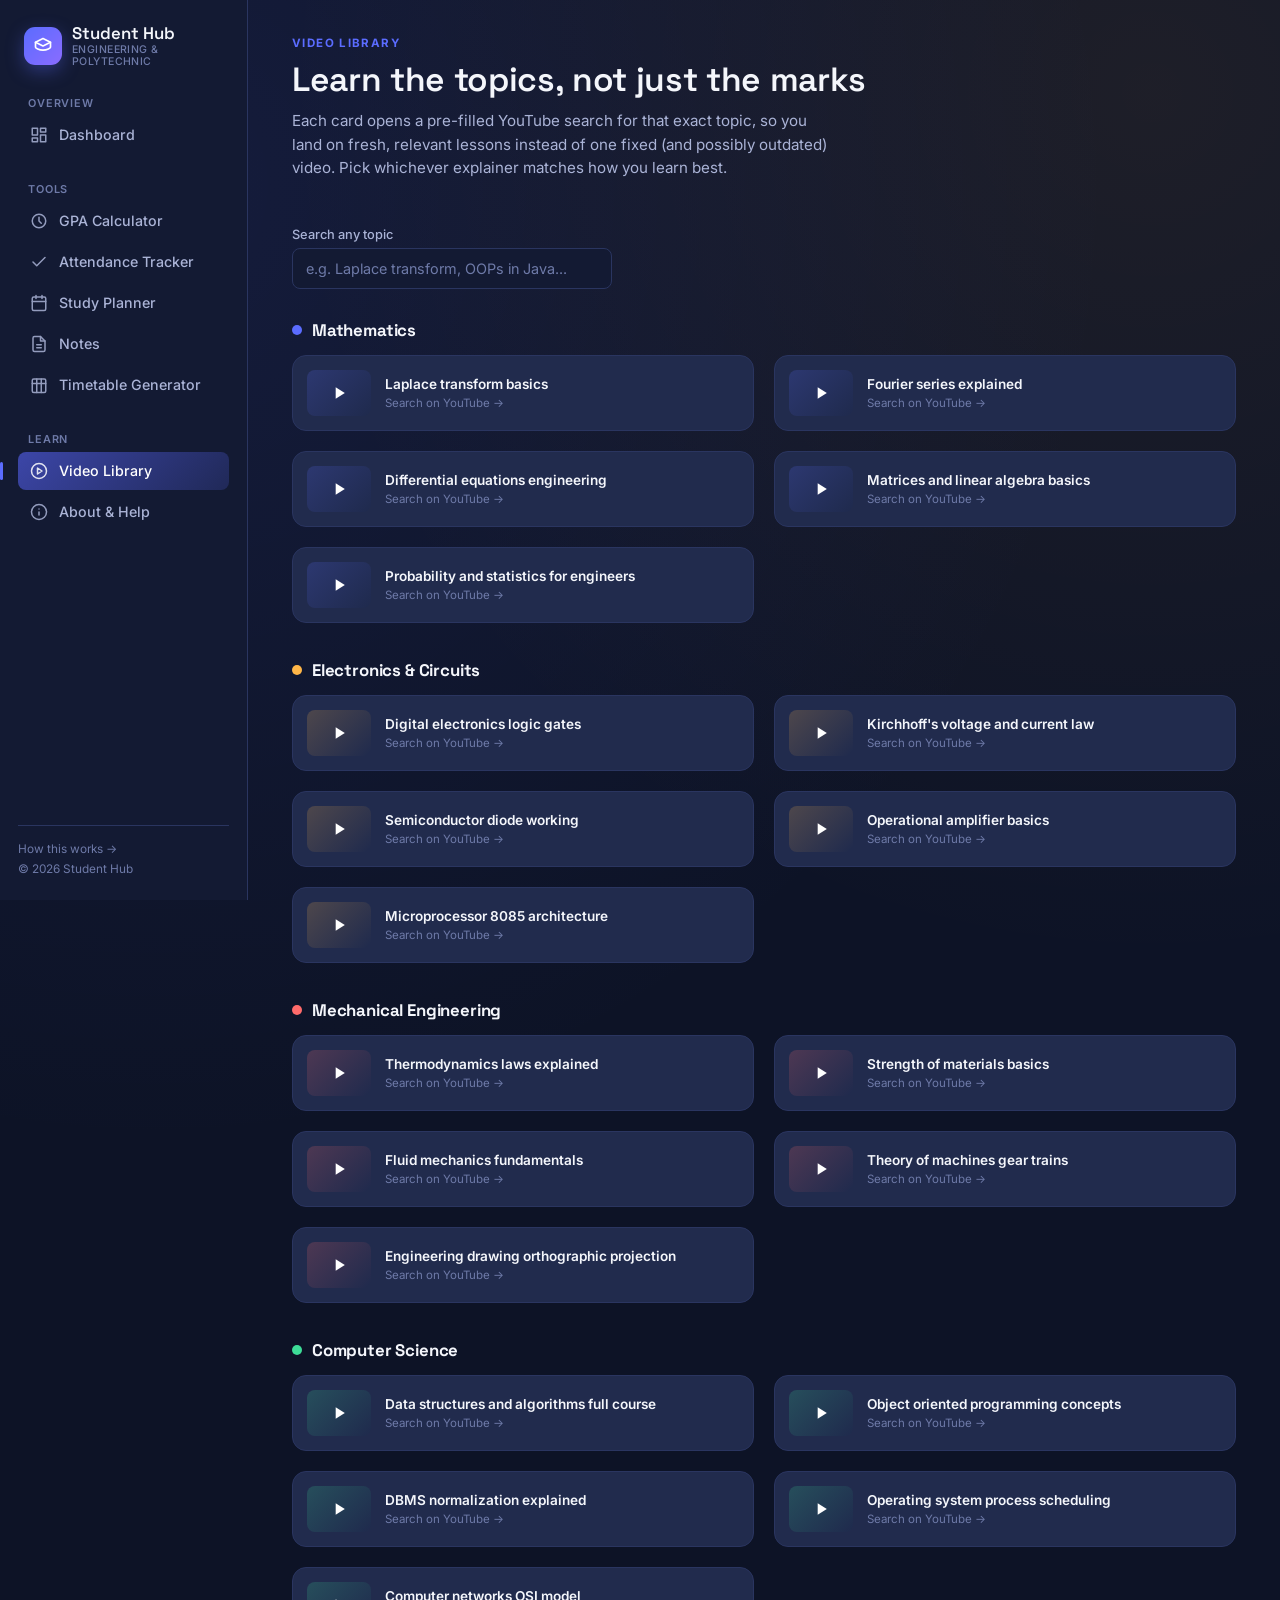
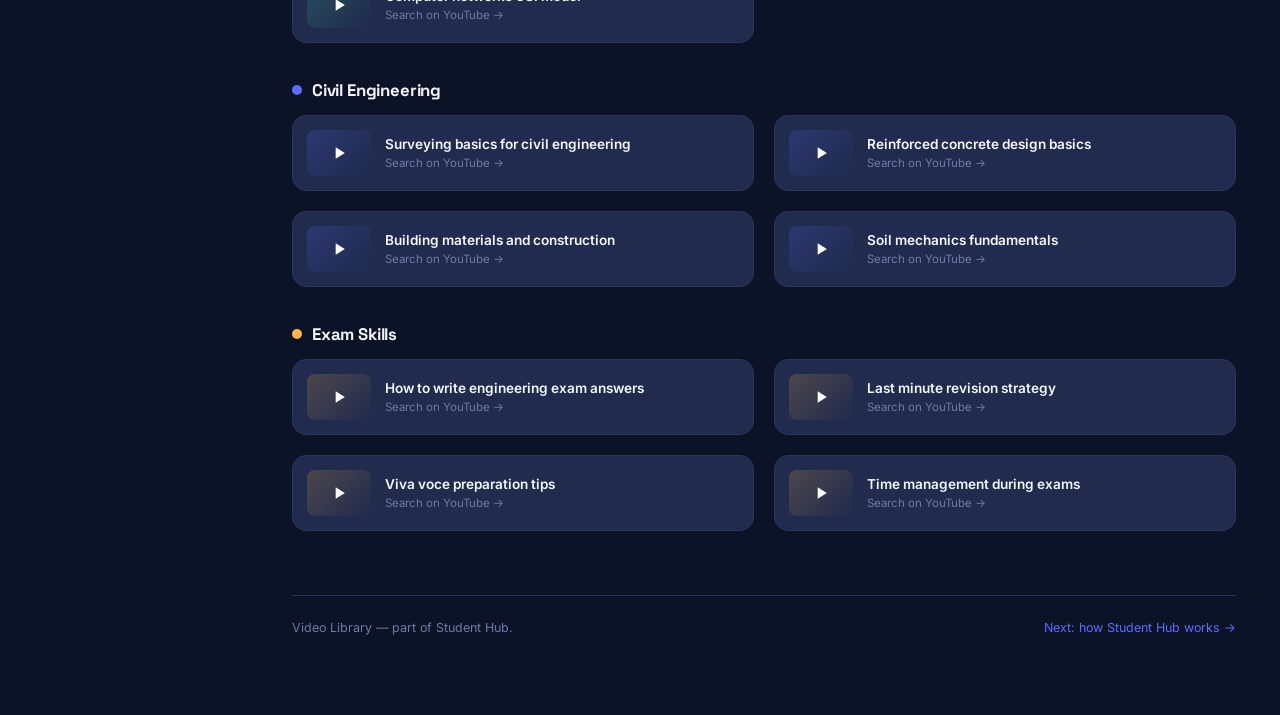
<file: pages/resources.html>
<!DOCTYPE html>
<html lang="en">
<head>
<meta charset="UTF-8">
<meta name="viewport" content="width=device-width, initial-scale=1.0">
<title>Video Library — Student Hub</title>
<meta name="description" content="Curated YouTube search links for core engineering and polytechnic subjects, organized by topic.">
<link rel="icon" href="data:image/svg+xml,<svg xmlns=%22http://www.w3.org/2000/svg%22 viewBox=%220 0 24 24%22><rect width=%2224%22 height=%2224%22 rx=%226%22 fill=%22%235B6CFF%22/><text x=%2212%22 y=%2217%22 font-size=%2214%22 fill=%22white%22 text-anchor=%22middle%22 font-family=%22sans-serif%22>S</text></svg>">
<link rel="preconnect" href="https://fonts.googleapis.com">
<link href="https://fonts.googleapis.com/css2?family=Space+Grotesk:wght@500;600;700&family=Inter:wght@400;500;600;700&family=JetBrains+Mono:wght@500;600;700&display=swap" rel="stylesheet">
<link rel="stylesheet" href="../assets/css/theme.css">
<style>
  .subject-block { margin-bottom: 36px; }
  .subject-block h3 { display:flex; align-items:center; gap:10px; margin-bottom:14px; font-size:1.05rem; }
  .subject-block h3 .dot { width:10px; height:10px; border-radius:50%; flex-shrink:0; }
</style>
</head>
<body>

<div class="scrim"></div>
<div class="app-shell">

  <aside class="sidebar">
    <div class="brand">
      <div class="brand-mark"><svg viewBox="0 0 24 24" fill="none" stroke="white" stroke-width="2" stroke-linecap="round" stroke-linejoin="round"><path d="M12 3l9 4.5-9 4.5-9-4.5L12 3z"/><path d="M3 7.5v6c0 1 4 3.5 9 3.5s9-2.5 9-3.5v-6"/></svg></div>
      <div class="brand-name">Student Hub<span>Engineering &amp; Polytechnic</span></div>
    </div>
    <nav>
      <div class="nav-group-label">Overview</div>
      <ul class="nav-list">
        <li><a class="nav-link" href="../index.html"><svg viewBox="0 0 24 24" fill="none" stroke="currentColor" stroke-width="2" stroke-linecap="round" stroke-linejoin="round"><rect x="3" y="3" width="7" height="9"/><rect x="14" y="3" width="7" height="5"/><rect x="14" y="12" width="7" height="9"/><rect x="3" y="16" width="7" height="5"/></svg>Dashboard</a></li>
      </ul>
    </nav>
    <nav>
      <div class="nav-group-label">Tools</div>
      <ul class="nav-list">
        <li><a class="nav-link" href="gpa-calculator.html"><svg viewBox="0 0 24 24" fill="none" stroke="currentColor" stroke-width="2" stroke-linecap="round" stroke-linejoin="round"><circle cx="12" cy="12" r="9"/><path d="M12 7v5l3 3"/></svg>GPA Calculator</a></li>
        <li><a class="nav-link" href="attendance-tracker.html"><svg viewBox="0 0 24 24" fill="none" stroke="currentColor" stroke-width="2" stroke-linecap="round" stroke-linejoin="round"><path d="M20 6L9 17l-5-5"/></svg>Attendance Tracker</a></li>
        <li><a class="nav-link" href="study-planner.html"><svg viewBox="0 0 24 24" fill="none" stroke="currentColor" stroke-width="2" stroke-linecap="round" stroke-linejoin="round"><rect x="3" y="4" width="18" height="18" rx="2"/><path d="M16 2v4M8 2v4M3 10h18"/></svg>Study Planner</a></li>
        <li><a class="nav-link" href="notes.html"><svg viewBox="0 0 24 24" fill="none" stroke="currentColor" stroke-width="2" stroke-linecap="round" stroke-linejoin="round"><path d="M14 2H6a2 2 0 00-2 2v16a2 2 0 002 2h12a2 2 0 002-2V8z"/><path d="M14 2v6h6M9 13h6M9 17h6"/></svg>Notes</a></li>
        <li><a class="nav-link" href="timetable-generator.html"><svg viewBox="0 0 24 24" fill="none" stroke="currentColor" stroke-width="2" stroke-linecap="round" stroke-linejoin="round"><rect x="3" y="4" width="18" height="18" rx="2"/><path d="M3 10h18M9 4v18M15 4v18"/></svg>Timetable Generator</a></li>
      </ul>
    </nav>
    <nav>
      <div class="nav-group-label">Learn</div>
      <ul class="nav-list">
        <li><a class="nav-link active" href="resources.html"><svg viewBox="0 0 24 24" fill="none" stroke="currentColor" stroke-width="2" stroke-linecap="round" stroke-linejoin="round"><circle cx="12" cy="12" r="10"/><polygon points="10 8 16 12 10 16 10 8"/></svg>Video Library</a></li>
        <li><a class="nav-link" href="about.html"><svg viewBox="0 0 24 24" fill="none" stroke="currentColor" stroke-width="2" stroke-linecap="round" stroke-linejoin="round"><circle cx="12" cy="12" r="10"/><path d="M12 16v-4M12 8h.01"/></svg>About &amp; Help</a></li>
      </ul>
    </nav>
    <div class="sidebar-footer">
      <a href="about.html">How this works &rarr;</a>
      <span>&copy; 2026 Student Hub</span>
    </div>
  </aside>

  <div>
    <div class="mobile-topbar">
      <button class="menu-toggle" aria-label="Open menu"><svg viewBox="0 0 24 24" fill="none" stroke="currentColor" stroke-width="2" stroke-linecap="round"><path d="M3 12h18M3 6h18M3 18h18"/></svg></button>
      <div class="brand-name" style="font-size:0.95rem;">Student Hub</div>
      <div style="width:38px;"></div>
    </div>

    <main class="main-content">

      <section class="page-head fade-up">
        <div>
          <span class="eyebrow">Video Library</span>
          <h1>Learn the topics, not just the marks</h1>
          <p>Each card opens a pre-filled YouTube search for that exact topic, so you land on fresh, relevant lessons instead of one fixed (and possibly outdated) video. Pick whichever explainer matches how you learn best.</p>
        </div>
      </section>

      <div class="field" style="max-width:320px; margin-bottom:30px;">
        <label for="video-search">Search any topic</label>
        <input type="text" id="video-search" placeholder="e.g. Laplace transform, OOPs in Java...">
      </div>

      <div id="subject-blocks"></div>

      <div class="page-footer">
        <span>Video Library — part of Student Hub.</span>
        <a href="about.html" style="color:var(--indigo);">Next: how Student Hub works &rarr;</a>
      </div>

    </main>
  </div>
</div>

<script src="../assets/js/shell.js"></script>
<script>
  const subjects = [
    {
      name: 'Mathematics',
      color: '#5B6CFF',
      topics: ['Laplace transform basics', 'Fourier series explained', 'Differential equations engineering', 'Matrices and linear algebra basics', 'Probability and statistics for engineers']
    },
    {
      name: 'Electronics & Circuits',
      color: '#FFB648',
      topics: ['Digital electronics logic gates', 'Kirchhoff\'s voltage and current law', 'Semiconductor diode working', 'Operational amplifier basics', 'Microprocessor 8085 architecture']
    },
    {
      name: 'Mechanical Engineering',
      color: '#FF6B6B',
      topics: ['Thermodynamics laws explained', 'Strength of materials basics', 'Fluid mechanics fundamentals', 'Theory of machines gear trains', 'Engineering drawing orthographic projection']
    },
    {
      name: 'Computer Science',
      color: '#3DDC97',
      topics: ['Data structures and algorithms full course', 'Object oriented programming concepts', 'DBMS normalization explained', 'Operating system process scheduling', 'Computer networks OSI model']
    },
    {
      name: 'Civil Engineering',
      color: '#5B6CFF',
      topics: ['Surveying basics for civil engineering', 'Reinforced concrete design basics', 'Building materials and construction', 'Soil mechanics fundamentals']
    },
    {
      name: 'Exam Skills',
      color: '#FFB648',
      topics: ['How to write engineering exam answers', 'Last minute revision strategy', 'Viva voce preparation tips', 'Time management during exams']
    }
  ];

  function ytLink(query) {
    return 'https://www.youtube.com/results?search_query=' + encodeURIComponent(query);
  }

  function renderBlocks(filterTerm = '') {
    const container = document.getElementById('subject-blocks');
    container.innerHTML = '';
    const term = filterTerm.toLowerCase();

    subjects.forEach(subj => {
      const topics = term ? subj.topics.filter(t => t.toLowerCase().includes(term) || subj.name.toLowerCase().includes(term)) : subj.topics;
      if (!topics.length) return;

      const block = document.createElement('div');
      block.className = 'subject-block';
      block.innerHTML = `
        <h3><span class="dot" style="background:${subj.color}"></span>${subj.name}</h3>
        <div class="grid grid-2" data-topics></div>
      `;
      const grid = block.querySelector('[data-topics]');
      topics.forEach(topic => {
        const a = document.createElement('a');
        a.className = 'video-card';
        a.href = ytLink(topic);
        a.target = '_blank';
        a.rel = 'noopener';
        a.innerHTML = `
          <div class="video-thumb" style="background:linear-gradient(135deg, ${subj.color}33, #1f2a4d);"><svg viewBox="0 0 24 24" fill="currentColor"><path d="M8 5v14l11-7z"/></svg></div>
          <div>
            <div class="vtitle">${topic.charAt(0).toUpperCase() + topic.slice(1)}</div>
            <div class="vchannel">Search on YouTube &rarr;</div>
          </div>
        `;
        grid.appendChild(a);
      });
      container.appendChild(block);
    });

    if (!container.children.length) {
      container.innerHTML = '<div class="empty-state"><p>No topics match your search. Try a different keyword.</p></div>';
    }
  }

  document.getElementById('video-search').addEventListener('input', (e) => renderBlocks(e.target.value));
  renderBlocks();
</script>
</body>
</html>
</file>
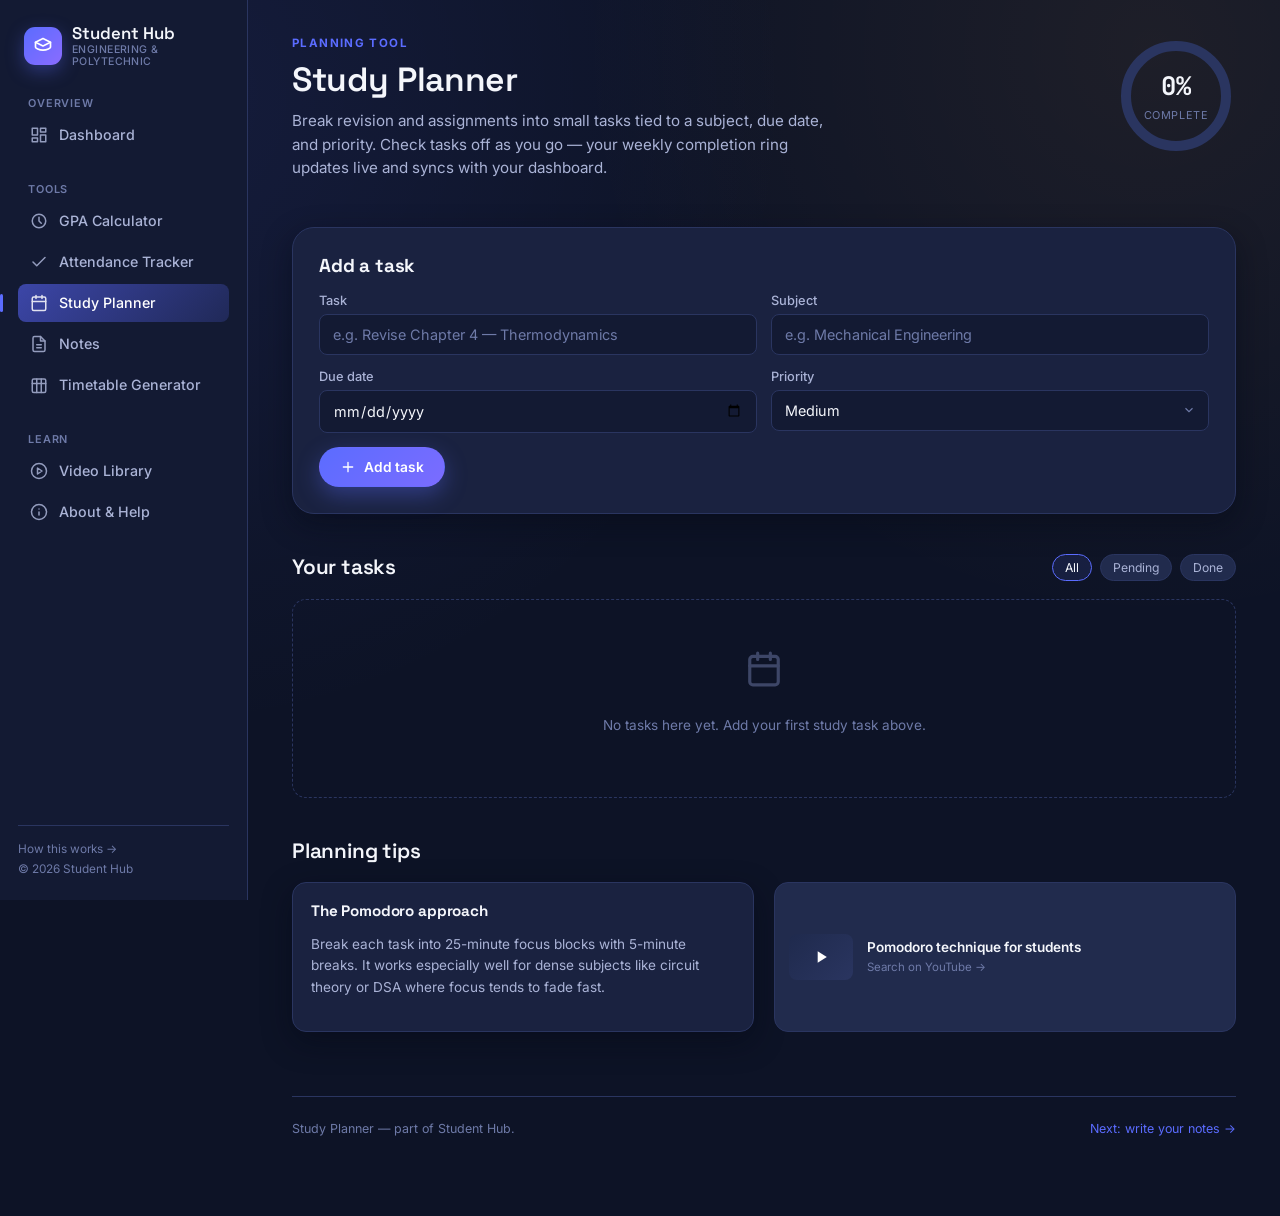
<file: pages/study-planner.html>
<!DOCTYPE html>
<html lang="en">
<head>
<meta charset="UTF-8">
<meta name="viewport" content="width=device-width, initial-scale=1.0">
<title>Study Planner — Student Hub</title>
<meta name="description" content="Plan study tasks by subject, due date and priority, and track your weekly completion progress.">
<link rel="icon" href="data:image/svg+xml,<svg xmlns=%22http://www.w3.org/2000/svg%22 viewBox=%220 0 24 24%22><rect width=%2224%22 height=%2224%22 rx=%226%22 fill=%22%235B6CFF%22/><text x=%2212%22 y=%2217%22 font-size=%2214%22 fill=%22white%22 text-anchor=%22middle%22 font-family=%22sans-serif%22>S</text></svg>">
<link rel="preconnect" href="https://fonts.googleapis.com">
<link href="https://fonts.googleapis.com/css2?family=Space+Grotesk:wght@500;600;700&family=Inter:wght@400;500;600;700&family=JetBrains+Mono:wght@500;600;700&display=swap" rel="stylesheet">
<link rel="stylesheet" href="../assets/css/theme.css">
<style>
  .task-item { display: grid; grid-template-columns: 24px 1.6fr 1fr 0.8fr 36px; gap: 14px; align-items: center; padding: 13px 14px; border-radius: var(--radius-sm); background: var(--panel-2); margin-bottom: 8px; }
  .task-item.done { opacity: 0.5; }
  .task-item.done .t-title { text-decoration: line-through; }
  .task-check { width: 20px; height: 20px; border-radius: 6px; border: 1.5px solid var(--line); cursor: pointer; display:flex; align-items:center; justify-content:center; background:var(--ink-soft); }
  .task-check.checked { background: var(--mint); border-color: var(--mint); }
  .task-check svg { width: 13px; height: 13px; color: var(--ink); display:none; }
  .task-check.checked svg { display:block; }
  @media (max-width: 760px) { .task-item { grid-template-columns: 24px 1fr 36px; } .t-meta { display:none; } }
</style>
</head>
<body>

<div class="scrim"></div>
<div class="app-shell">

  <aside class="sidebar">
    <div class="brand">
      <div class="brand-mark"><svg viewBox="0 0 24 24" fill="none" stroke="white" stroke-width="2" stroke-linecap="round" stroke-linejoin="round"><path d="M12 3l9 4.5-9 4.5-9-4.5L12 3z"/><path d="M3 7.5v6c0 1 4 3.5 9 3.5s9-2.5 9-3.5v-6"/></svg></div>
      <div class="brand-name">Student Hub<span>Engineering &amp; Polytechnic</span></div>
    </div>
    <nav>
      <div class="nav-group-label">Overview</div>
      <ul class="nav-list">
        <li><a class="nav-link" href="../index.html"><svg viewBox="0 0 24 24" fill="none" stroke="currentColor" stroke-width="2" stroke-linecap="round" stroke-linejoin="round"><rect x="3" y="3" width="7" height="9"/><rect x="14" y="3" width="7" height="5"/><rect x="14" y="12" width="7" height="9"/><rect x="3" y="16" width="7" height="5"/></svg>Dashboard</a></li>
      </ul>
    </nav>
    <nav>
      <div class="nav-group-label">Tools</div>
      <ul class="nav-list">
        <li><a class="nav-link" href="gpa-calculator.html"><svg viewBox="0 0 24 24" fill="none" stroke="currentColor" stroke-width="2" stroke-linecap="round" stroke-linejoin="round"><circle cx="12" cy="12" r="9"/><path d="M12 7v5l3 3"/></svg>GPA Calculator</a></li>
        <li><a class="nav-link" href="attendance-tracker.html"><svg viewBox="0 0 24 24" fill="none" stroke="currentColor" stroke-width="2" stroke-linecap="round" stroke-linejoin="round"><path d="M20 6L9 17l-5-5"/></svg>Attendance Tracker</a></li>
        <li><a class="nav-link" href="study-planner.html"><svg viewBox="0 0 24 24" fill="none" stroke="currentColor" stroke-width="2" stroke-linecap="round" stroke-linejoin="round"><rect x="3" y="4" width="18" height="18" rx="2"/><path d="M16 2v4M8 2v4M3 10h18"/></svg>Study Planner</a></li>
        <li><a class="nav-link" href="notes.html"><svg viewBox="0 0 24 24" fill="none" stroke="currentColor" stroke-width="2" stroke-linecap="round" stroke-linejoin="round"><path d="M14 2H6a2 2 0 00-2 2v16a2 2 0 002 2h12a2 2 0 002-2V8z"/><path d="M14 2v6h6M9 13h6M9 17h6"/></svg>Notes</a></li>
        <li><a class="nav-link" href="timetable-generator.html"><svg viewBox="0 0 24 24" fill="none" stroke="currentColor" stroke-width="2" stroke-linecap="round" stroke-linejoin="round"><rect x="3" y="4" width="18" height="18" rx="2"/><path d="M3 10h18M9 4v18M15 4v18"/></svg>Timetable Generator</a></li>
      </ul>
    </nav>
    <nav>
      <div class="nav-group-label">Learn</div>
      <ul class="nav-list">
        <li><a class="nav-link" href="resources.html"><svg viewBox="0 0 24 24" fill="none" stroke="currentColor" stroke-width="2" stroke-linecap="round" stroke-linejoin="round"><circle cx="12" cy="12" r="10"/><polygon points="10 8 16 12 10 16 10 8"/></svg>Video Library</a></li>
        <li><a class="nav-link" href="about.html"><svg viewBox="0 0 24 24" fill="none" stroke="currentColor" stroke-width="2" stroke-linecap="round" stroke-linejoin="round"><circle cx="12" cy="12" r="10"/><path d="M12 16v-4M12 8h.01"/></svg>About &amp; Help</a></li>
      </ul>
    </nav>
    <div class="sidebar-footer">
      <a href="about.html">How this works &rarr;</a>
      <span>&copy; 2026 Student Hub</span>
    </div>
  </aside>

  <div>
    <div class="mobile-topbar">
      <button class="menu-toggle" aria-label="Open menu"><svg viewBox="0 0 24 24" fill="none" stroke="currentColor" stroke-width="2" stroke-linecap="round"><path d="M3 12h18M3 6h18M3 18h18"/></svg></button>
      <div class="brand-name" style="font-size:0.95rem;">Student Hub</div>
      <div style="width:38px;"></div>
    </div>

    <main class="main-content">

      <section class="page-head fade-up">
        <div>
          <span class="eyebrow">Planning Tool</span>
          <h1>Study Planner</h1>
          <p>Break revision and assignments into small tasks tied to a subject, due date, and priority. Check tasks off as you go — your weekly completion ring updates live and syncs with your dashboard.</p>
        </div>
        <div class="ring-wrap">
          <svg width="120" height="120" viewBox="0 0 120 120">
            <circle class="ring-bg" cx="60" cy="60" r="50" stroke-width="10"/>
            <circle id="progress-ring" class="ring-fg" cx="60" cy="60" r="50" stroke-width="10" stroke="#FFB648" stroke-dasharray="314" stroke-dashoffset="314"/>
          </svg>
          <div class="ring-label">
            <span class="val mono" id="progress-display" style="font-size:1.6rem;">0%</span>
            <span class="sub">Complete</span>
          </div>
        </div>
      </section>

      <div class="card">
        <h3 style="margin-bottom:16px;">Add a task</h3>
        <div class="field-row">
          <div class="field" style="margin-bottom:0;">
            <label for="task-title">Task</label>
            <input type="text" id="task-title" placeholder="e.g. Revise Chapter 4 — Thermodynamics">
          </div>
          <div class="field" style="margin-bottom:0;">
            <label for="task-subject">Subject</label>
            <input type="text" id="task-subject" placeholder="e.g. Mechanical Engineering">
          </div>
        </div>
        <div class="field-row">
          <div class="field" style="margin-bottom:0;">
            <label for="task-due">Due date</label>
            <input type="date" id="task-due">
          </div>
          <div class="field" style="margin-bottom:0;">
            <label for="task-priority">Priority</label>
            <select id="task-priority">
              <option value="high">High</option>
              <option value="medium" selected>Medium</option>
              <option value="low">Low</option>
            </select>
          </div>
        </div>
        <button class="btn btn-primary" id="add-task-btn">
          <svg viewBox="0 0 24 24" fill="none" stroke="currentColor" stroke-width="2" stroke-linecap="round"><path d="M12 5v14M5 12h14"/></svg>
          Add task
        </button>
      </div>

      <div class="section-head">
        <h2>Your tasks</h2>
        <div style="display:flex; gap:8px;">
          <button class="chip active" data-filter="all">All</button>
          <button class="chip" data-filter="pending">Pending</button>
          <button class="chip" data-filter="done">Done</button>
        </div>
      </div>

      <div id="task-list"></div>
      <div id="empty-state" class="empty-state" style="display:none;">
        <svg viewBox="0 0 24 24" fill="none" stroke="currentColor" stroke-width="2" stroke-linecap="round" stroke-linejoin="round"><rect x="3" y="4" width="18" height="18" rx="2"/><path d="M16 2v4M8 2v4M3 10h18"/></svg>
        <p>No tasks here yet. Add your first study task above.</p>
      </div>

      <div class="section-head"><h2>Planning tips</h2></div>
      <div class="grid grid-2">
        <div class="card card-sm">
          <h3 style="font-size:0.95rem; margin-bottom:8px;">The Pomodoro approach</h3>
          <p style="font-size:0.85rem; color:var(--text-dim); line-height:1.6;">Break each task into 25-minute focus blocks with 5-minute breaks. It works especially well for dense subjects like circuit theory or DSA where focus tends to fade fast.</p>
        </div>
        <a class="video-card" href="https://www.youtube.com/results?search_query=pomodoro+technique+for+engineering+students" target="_blank" rel="noopener">
          <div class="video-thumb"><svg viewBox="0 0 24 24" fill="currentColor"><path d="M8 5v14l11-7z"/></svg></div>
          <div>
            <div class="vtitle">Pomodoro technique for students</div>
            <div class="vchannel">Search on YouTube &rarr;</div>
          </div>
        </a>
      </div>

      <div class="page-footer">
        <span>Study Planner — part of Student Hub.</span>
        <a href="notes.html" style="color:var(--indigo);">Next: write your notes &rarr;</a>
      </div>

    </main>
  </div>
</div>

<script src="../assets/js/shell.js"></script>
<script>
  let tasks = StudentHubStore.get('planner_tasks', []);
  let currentFilter = 'all';
  const listEl = document.getElementById('task-list');
  const emptyEl = document.getElementById('empty-state');

  const priorityPill = { high: 'pill-coral', medium: 'pill-amber', low: 'pill-mint' };

  function save() { StudentHubStore.set('planner_tasks', tasks); }

  function render() {
    listEl.innerHTML = '';
    const filtered = tasks.filter(t => currentFilter === 'all' ? true : currentFilter === 'done' ? t.done : !t.done);

    if (!filtered.length) {
      emptyEl.style.display = 'block';
    } else {
      emptyEl.style.display = 'none';
      filtered.forEach((task) => {
        const realIndex = tasks.indexOf(task);
        const item = document.createElement('div');
        item.className = 'task-item' + (task.done ? ' done' : '');
        item.innerHTML = `
          <div class="task-check ${task.done ? 'checked' : ''}" data-i="${realIndex}">
            <svg viewBox="0 0 24 24" fill="none" stroke="currentColor" stroke-width="3" stroke-linecap="round" stroke-linejoin="round"><path d="M20 6L9 17l-5-5"/></svg>
          </div>
          <div>
            <div class="t-title" style="font-size:0.9rem; font-weight:500;">${escapeHtml(task.title)}</div>
            <div class="t-meta" style="font-size:0.76rem; color:var(--text-faint); margin-top:3px;">${escapeHtml(task.subject || 'General')} ${task.due ? '• Due ' + task.due : ''}</div>
          </div>
          <span class="pill ${priorityPill[task.priority] || 'pill-indigo'}" style="justify-self:start;">${task.priority}</span>
          <button class="btn-icon remove-task" data-i="${realIndex}" aria-label="Delete task" style="color:var(--coral); background:rgba(255,107,107,0.12); border-color:rgba(255,107,107,0.3);">
            <svg viewBox="0 0 24 24" fill="none" stroke="currentColor" stroke-width="2" stroke-linecap="round"><path d="M18 6L6 18M6 6l12 12"/></svg>
          </button>
        `;
        listEl.appendChild(item);
      });
    }

    listEl.querySelectorAll('.task-check').forEach(box => {
      box.addEventListener('click', () => {
        const i = parseInt(box.dataset.i);
        tasks[i].done = !tasks[i].done;
        save(); render(); updateProgress();
      });
    });
    listEl.querySelectorAll('.remove-task').forEach(btn => {
      btn.addEventListener('click', () => {
        const i = parseInt(btn.dataset.i);
        tasks.splice(i, 1);
        save(); render(); updateProgress();
      });
    });
  }

  function escapeHtml(str) {
    const div = document.createElement('div');
    div.textContent = str;
    return div.innerHTML;
  }

  function updateProgress() {
    const total = tasks.length;
    const done = tasks.filter(t => t.done).length;
    const pct = total ? Math.round((done / total) * 100) : 0;
    const ring = document.getElementById('progress-ring');
    const circumference = 314;
    ring.setAttribute('stroke-dashoffset', circumference - (circumference * pct / 100));
    document.getElementById('progress-display').textContent = pct + '%';
  }

  document.getElementById('add-task-btn').addEventListener('click', () => {
    const title = document.getElementById('task-title').value.trim();
    if (!title) { alert('Please enter a task title.'); return; }
    const subject = document.getElementById('task-subject').value.trim();
    const due = document.getElementById('task-due').value;
    const priority = document.getElementById('task-priority').value;
    tasks.push({ title, subject, due, priority, done: false });
    save(); render(); updateProgress();
    document.getElementById('task-title').value = '';
    document.getElementById('task-subject').value = '';
    document.getElementById('task-due').value = '';
  });

  document.querySelectorAll('.chip[data-filter]').forEach(chip => {
    chip.addEventListener('click', () => {
      document.querySelectorAll('.chip[data-filter]').forEach(c => c.classList.remove('active'));
      chip.classList.add('active');
      currentFilter = chip.dataset.filter;
      render();
    });
  });

  render();
  updateProgress();
</script>
</body>
</html>
</file>
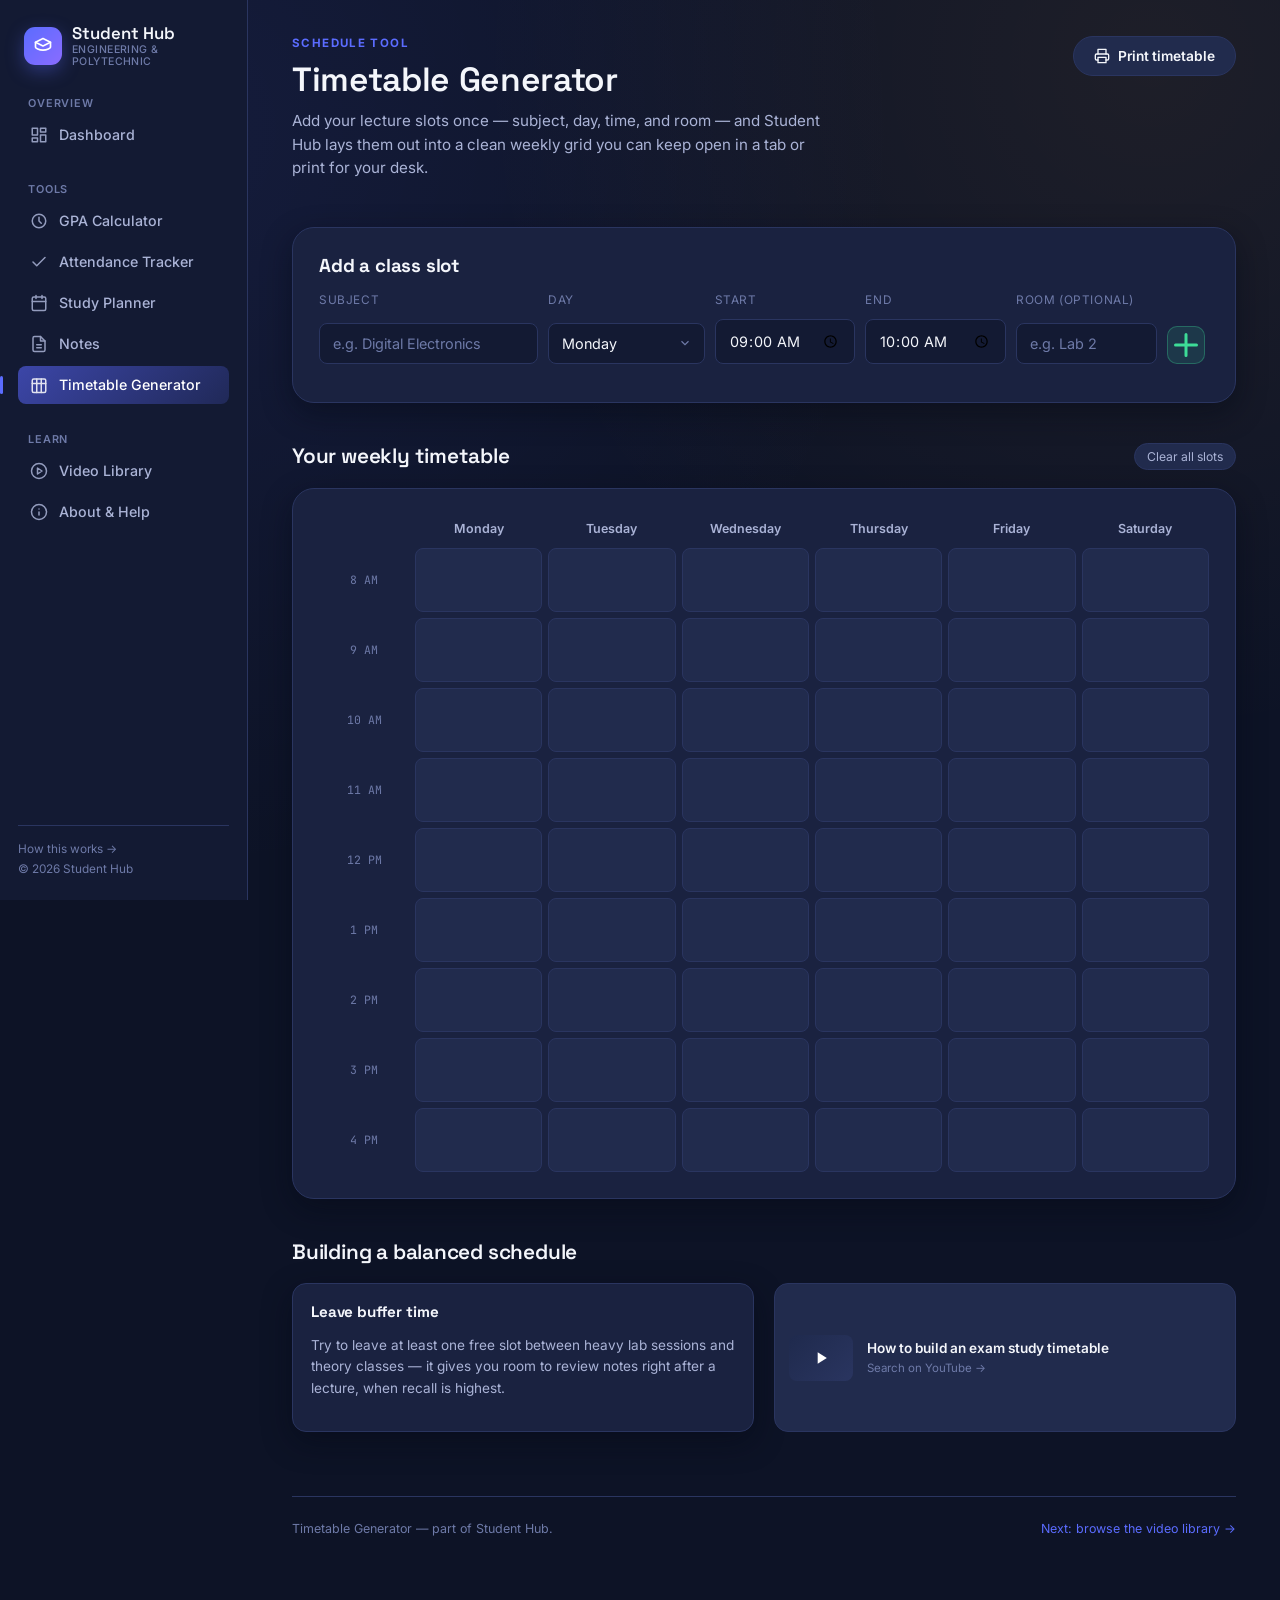
<file: pages/timetable-generator.html>
<!DOCTYPE html>
<html lang="en">
<head>
<meta charset="UTF-8">
<meta name="viewport" content="width=device-width, initial-scale=1.0">
<title>Timetable Generator — Student Hub</title>
<meta name="description" content="Build a clean, printable weekly timetable from your lecture slots.">
<link rel="icon" href="data:image/svg+xml,<svg xmlns=%22http://www.w3.org/2000/svg%22 viewBox=%220 0 24 24%22><rect width=%2224%22 height=%2224%22 rx=%226%22 fill=%22%235B6CFF%22/><text x=%2212%22 y=%2217%22 font-size=%2214%22 fill=%22white%22 text-anchor=%22middle%22 font-family=%22sans-serif%22>S</text></svg>">
<link rel="preconnect" href="https://fonts.googleapis.com">
<link href="https://fonts.googleapis.com/css2?family=Space+Grotesk:wght@500;600;700&family=Inter:wght@400;500;600;700&family=JetBrains+Mono:wght@500;600;700&display=swap" rel="stylesheet">
<link rel="stylesheet" href="../assets/css/theme.css">
<style>
  .tt-grid { display: grid; grid-template-columns: 90px repeat(6, 1fr); gap: 6px; min-width: 760px; }
  .tt-cell { background: var(--panel-2); border: 1px solid var(--line); border-radius: 8px; padding: 8px; min-height: 64px; font-size: 0.72rem; }
  .tt-head { background: transparent; border: none; font-weight: 600; font-size: 0.78rem; color: var(--text-dim); text-align: center; padding: 6px 0; }
  .tt-time { background: transparent; border: none; font-family: var(--font-mono); font-size: 0.72rem; color: var(--text-faint); display:flex; align-items:center; justify-content:center; }
  .tt-slot { border-left: 3px solid var(--indigo); border-radius: 6px; padding: 6px 8px; font-size: 0.74rem; }
  .tt-slot .s-name { font-weight: 600; }
  .tt-slot .s-room { color: var(--text-faint); font-size: 0.68rem; margin-top:2px; }
  .entry-row { display: grid; grid-template-columns: 1.4fr 1fr 0.9fr 0.9fr 0.9fr 42px; gap: 10px; align-items: end; margin-bottom: 12px; }
  @media (max-width: 900px) { .entry-row { grid-template-columns: 1fr 1fr; } }
  @media print {
    .sidebar, .mobile-topbar, .card:not(.tt-print), .page-head p, .section-head, #entry-form-card, .page-footer { display: none !important; }
    body { background: white; color: black; }
    .tt-cell, .tt-slot { border-color: #ccc; }
  }
</style>
</head>
<body>

<div class="scrim"></div>
<div class="app-shell">

  <aside class="sidebar">
    <div class="brand">
      <div class="brand-mark"><svg viewBox="0 0 24 24" fill="none" stroke="white" stroke-width="2" stroke-linecap="round" stroke-linejoin="round"><path d="M12 3l9 4.5-9 4.5-9-4.5L12 3z"/><path d="M3 7.5v6c0 1 4 3.5 9 3.5s9-2.5 9-3.5v-6"/></svg></div>
      <div class="brand-name">Student Hub<span>Engineering &amp; Polytechnic</span></div>
    </div>
    <nav>
      <div class="nav-group-label">Overview</div>
      <ul class="nav-list">
        <li><a class="nav-link" href="../index.html"><svg viewBox="0 0 24 24" fill="none" stroke="currentColor" stroke-width="2" stroke-linecap="round" stroke-linejoin="round"><rect x="3" y="3" width="7" height="9"/><rect x="14" y="3" width="7" height="5"/><rect x="14" y="12" width="7" height="9"/><rect x="3" y="16" width="7" height="5"/></svg>Dashboard</a></li>
      </ul>
    </nav>
    <nav>
      <div class="nav-group-label">Tools</div>
      <ul class="nav-list">
        <li><a class="nav-link" href="gpa-calculator.html"><svg viewBox="0 0 24 24" fill="none" stroke="currentColor" stroke-width="2" stroke-linecap="round" stroke-linejoin="round"><circle cx="12" cy="12" r="9"/><path d="M12 7v5l3 3"/></svg>GPA Calculator</a></li>
        <li><a class="nav-link" href="attendance-tracker.html"><svg viewBox="0 0 24 24" fill="none" stroke="currentColor" stroke-width="2" stroke-linecap="round" stroke-linejoin="round"><path d="M20 6L9 17l-5-5"/></svg>Attendance Tracker</a></li>
        <li><a class="nav-link" href="study-planner.html"><svg viewBox="0 0 24 24" fill="none" stroke="currentColor" stroke-width="2" stroke-linecap="round" stroke-linejoin="round"><rect x="3" y="4" width="18" height="18" rx="2"/><path d="M16 2v4M8 2v4M3 10h18"/></svg>Study Planner</a></li>
        <li><a class="nav-link" href="notes.html"><svg viewBox="0 0 24 24" fill="none" stroke="currentColor" stroke-width="2" stroke-linecap="round" stroke-linejoin="round"><path d="M14 2H6a2 2 0 00-2 2v16a2 2 0 002 2h12a2 2 0 002-2V8z"/><path d="M14 2v6h6M9 13h6M9 17h6"/></svg>Notes</a></li>
        <li><a class="nav-link" href="timetable-generator.html"><svg viewBox="0 0 24 24" fill="none" stroke="currentColor" stroke-width="2" stroke-linecap="round" stroke-linejoin="round"><rect x="3" y="4" width="18" height="18" rx="2"/><path d="M3 10h18M9 4v18M15 4v18"/></svg>Timetable Generator</a></li>
      </ul>
    </nav>
    <nav>
      <div class="nav-group-label">Learn</div>
      <ul class="nav-list">
        <li><a class="nav-link" href="resources.html"><svg viewBox="0 0 24 24" fill="none" stroke="currentColor" stroke-width="2" stroke-linecap="round" stroke-linejoin="round"><circle cx="12" cy="12" r="10"/><polygon points="10 8 16 12 10 16 10 8"/></svg>Video Library</a></li>
        <li><a class="nav-link" href="about.html"><svg viewBox="0 0 24 24" fill="none" stroke="currentColor" stroke-width="2" stroke-linecap="round" stroke-linejoin="round"><circle cx="12" cy="12" r="10"/><path d="M12 16v-4M12 8h.01"/></svg>About &amp; Help</a></li>
      </ul>
    </nav>
    <div class="sidebar-footer">
      <a href="about.html">How this works &rarr;</a>
      <span>&copy; 2026 Student Hub</span>
    </div>
  </aside>

  <div>
    <div class="mobile-topbar">
      <button class="menu-toggle" aria-label="Open menu"><svg viewBox="0 0 24 24" fill="none" stroke="currentColor" stroke-width="2" stroke-linecap="round"><path d="M3 12h18M3 6h18M3 18h18"/></svg></button>
      <div class="brand-name" style="font-size:0.95rem;">Student Hub</div>
      <div style="width:38px;"></div>
    </div>

    <main class="main-content">

      <section class="page-head fade-up">
        <div>
          <span class="eyebrow">Schedule Tool</span>
          <h1>Timetable Generator</h1>
          <p>Add your lecture slots once — subject, day, time, and room — and Student Hub lays them out into a clean weekly grid you can keep open in a tab or print for your desk.</p>
        </div>
        <button class="btn btn-ghost" onclick="window.print()">
          <svg viewBox="0 0 24 24" fill="none" stroke="currentColor" stroke-width="2" stroke-linecap="round" stroke-linejoin="round"><polyline points="6 9 6 2 18 2 18 9"/><path d="M6 18H4a2 2 0 01-2-2v-5a2 2 0 012-2h16a2 2 0 012 2v5a2 2 0 01-2 2h-2"/><rect x="6" y="14" width="12" height="8"/></svg>
          Print timetable
        </button>
      </section>

      <div class="card" id="entry-form-card">
        <h3 style="margin-bottom:16px;">Add a class slot</h3>
        <div class="entry-row" style="font-size:0.74rem; color:var(--text-faint); text-transform:uppercase; letter-spacing:0.05em;">
          <span>Subject</span><span>Day</span><span>Start</span><span>End</span><span>Room (optional)</span><span></span>
        </div>
        <div class="entry-row">
          <input type="text" id="slot-subject" placeholder="e.g. Digital Electronics">
          <select id="slot-day">
            <option>Monday</option><option>Tuesday</option><option>Wednesday</option>
            <option>Thursday</option><option>Friday</option><option>Saturday</option>
          </select>
          <input type="time" id="slot-start" value="09:00">
          <input type="time" id="slot-end" value="10:00">
          <input type="text" id="slot-room" placeholder="e.g. Lab 2">
          <button class="btn-icon" id="add-slot-btn" aria-label="Add slot" style="color:var(--mint); background:rgba(61,220,151,0.12); border-color:rgba(61,220,151,0.3);">
            <svg viewBox="0 0 24 24" fill="none" stroke="currentColor" stroke-width="2" stroke-linecap="round"><path d="M12 5v14M5 12h14"/></svg>
          </button>
        </div>
      </div>

      <div class="section-head">
        <h2>Your weekly timetable</h2>
        <button class="chip" id="clear-all-btn">Clear all slots</button>
      </div>

      <div class="card tt-print" style="overflow-x:auto;">
        <div class="tt-grid" id="tt-grid"></div>
      </div>

      <div class="section-head"><h2>Building a balanced schedule</h2></div>
      <div class="grid grid-2">
        <div class="card card-sm">
          <h3 style="font-size:0.95rem; margin-bottom:8px;">Leave buffer time</h3>
          <p style="font-size:0.85rem; color:var(--text-dim); line-height:1.6;">Try to leave at least one free slot between heavy lab sessions and theory classes — it gives you room to review notes right after a lecture, when recall is highest.</p>
        </div>
        <a class="video-card" href="https://www.youtube.com/results?search_query=how+to+make+a+study+timetable+for+exams" target="_blank" rel="noopener">
          <div class="video-thumb"><svg viewBox="0 0 24 24" fill="currentColor"><path d="M8 5v14l11-7z"/></svg></div>
          <div>
            <div class="vtitle">How to build an exam study timetable</div>
            <div class="vchannel">Search on YouTube &rarr;</div>
          </div>
        </a>
      </div>

      <div class="page-footer">
        <span>Timetable Generator — part of Student Hub.</span>
        <a href="resources.html" style="color:var(--indigo);">Next: browse the video library &rarr;</a>
      </div>

    </main>
  </div>
</div>

<script src="../assets/js/shell.js"></script>
<script>
  const days = ['Monday', 'Tuesday', 'Wednesday', 'Thursday', 'Friday', 'Saturday'];
  const gridEl = document.getElementById('tt-grid');
  let slots = StudentHubStore.get('timetable_slots', []);

  function timeToMinutes(t) {
    const [h, m] = t.split(':').map(Number);
    return h * 60 + m;
  }

  function buildHourRange() {
    if (!slots.length) return Array.from({length: 9}, (_, i) => 8 + i); // default 8am-4pm
    let min = Math.min(...slots.map(s => timeToMinutes(s.start)));
    let max = Math.max(...slots.map(s => timeToMinutes(s.end)));
    let startHour = Math.floor(min / 60);
    let endHour = Math.ceil(max / 60);
    if (endHour - startHour < 6) endHour = startHour + 6;
    return Array.from({length: endHour - startHour}, (_, i) => startHour + i);
  }

  function renderGrid() {
    gridEl.innerHTML = '';
    const hours = buildHourRange();

    // Header row
    gridEl.appendChild(makeCell('', 'tt-head'));
    days.forEach(d => gridEl.appendChild(makeCell(d, 'tt-head')));

    hours.forEach(h => {
      const label = (h % 12 === 0 ? 12 : h % 12) + (h < 12 ? ' AM' : ' PM');
      gridEl.appendChild(makeCell(label, 'tt-time'));
      days.forEach(day => {
        const cell = document.createElement('div');
        cell.className = 'tt-cell';
        const matches = slots.filter(s => s.day === day && timeToMinutes(s.start) >= h * 60 && timeToMinutes(s.start) < (h + 1) * 60);
        matches.forEach(s => {
          const slotDiv = document.createElement('div');
          slotDiv.className = 'tt-slot';
          slotDiv.innerHTML = `<div class="s-name">${escapeHtml(s.subject)}</div><div class="s-room">${s.start}–${s.end}${s.room ? ' · ' + escapeHtml(s.room) : ''}</div>`;
          cell.appendChild(slotDiv);
        });
        gridEl.appendChild(cell);
      });
    });

    gridEl.style.gridTemplateRows = `auto repeat(${hours.length}, minmax(64px, auto))`;
  }

  function makeCell(text, cls) {
    const d = document.createElement('div');
    d.className = cls;
    d.textContent = text;
    return d;
  }

  function escapeHtml(str) {
    const div = document.createElement('div');
    div.textContent = str;
    return div.innerHTML;
  }

  function save() { StudentHubStore.set('timetable_slots', slots); }

  document.getElementById('add-slot-btn').addEventListener('click', () => {
    const subject = document.getElementById('slot-subject').value.trim();
    const day = document.getElementById('slot-day').value;
    const start = document.getElementById('slot-start').value;
    const end = document.getElementById('slot-end').value;
    const room = document.getElementById('slot-room').value.trim();
    if (!subject || !start || !end) { alert('Please fill in subject, start, and end time.'); return; }
    if (timeToMinutes(end) <= timeToMinutes(start)) { alert('End time must be after start time.'); return; }
    slots.push({ subject, day, start, end, room });
    save(); renderGrid();
    document.getElementById('slot-subject').value = '';
    document.getElementById('slot-room').value = '';
  });

  document.getElementById('clear-all-btn').addEventListener('click', () => {
    if (confirm('Remove all timetable slots?')) { slots = []; save(); renderGrid(); }
  });

  renderGrid();
</script>
</body>
</html>
</file>
<file: assets/css/theme.css>
/* ===========================================================
   STUDENT HUB — Design System
   Palette: Ink navy base, indigo primary, amber + mint accents
   Type: Space Grotesk (display) / Inter (body) / JetBrains Mono (data)
   =========================================================== */

:root {
  /* Colors */
  --ink:        #0D1326;
  --ink-soft:   #131A33;
  --panel:      #1A2240;
  --panel-2:    #212B4D;
  --line:       #2A3560;
  --text:       #F4F6FB;
  --text-dim:   #AAB3D6;
  --text-faint: #6E7AA8;

  --indigo:     #5B6CFF;
  --indigo-dim: #3C46A8;
  --amber:      #FFB648;
  --mint:       #3DDC97;
  --coral:      #FF6B6B;

  --indigo-glow: rgba(91, 108, 255, 0.35);
  --amber-glow:  rgba(255, 182, 72, 0.3);
  --mint-glow:   rgba(61, 220, 151, 0.3);

  /* Type */
  --font-display: 'Space Grotesk', sans-serif;
  --font-body: 'Inter', sans-serif;
  --font-mono: 'JetBrains Mono', monospace;

  /* Layout */
  --sidebar-w: 248px;
  --radius-lg: 22px;
  --radius-md: 14px;
  --radius-sm: 8px;
  --shadow-card: 0 10px 30px rgba(5, 8, 20, 0.45);
}

* { box-sizing: border-box; }
html { scroll-behavior: smooth; }

body {
  margin: 0;
  background: var(--ink);
  background-image:
    radial-gradient(circle at 12% 8%, rgba(91,108,255,0.10), transparent 40%),
    radial-gradient(circle at 90% 4%, rgba(255,182,72,0.07), transparent 35%);
  color: var(--text);
  font-family: var(--font-body);
  -webkit-font-smoothing: antialiased;
  min-height: 100vh;
}

h1, h2, h3, h4, .display {
  font-family: var(--font-display);
  letter-spacing: -0.01em;
  margin: 0;
}

a { color: inherit; text-decoration: none; }
button { font-family: var(--font-body); cursor: pointer; }
ul { list-style: none; margin: 0; padding: 0; }

.mono { font-family: var(--font-mono); }

::selection { background: var(--indigo); color: white; }

/* Scrollbar */
::-webkit-scrollbar { width: 10px; height: 10px; }
::-webkit-scrollbar-track { background: transparent; }
::-webkit-scrollbar-thumb { background: var(--line); border-radius: 10px; }
::-webkit-scrollbar-thumb:hover { background: var(--text-faint); }

/* Reduced motion */
@media (prefers-reduced-motion: reduce) {
  *, *::before, *::after { animation-duration: 0.001ms !important; transition-duration: 0.001ms !important; }
}

/* Visible keyboard focus */
a:focus-visible, button:focus-visible, input:focus-visible, select:focus-visible, textarea:focus-visible {
  outline: 2px solid var(--amber);
  outline-offset: 2px;
  border-radius: 6px;
}

/* ===========================================================
   APP SHELL — sidebar + topbar layout used on every page
   =========================================================== */

.app-shell {
  display: grid;
  grid-template-columns: var(--sidebar-w) 1fr;
  min-height: 100vh;
}

.sidebar {
  background: var(--ink-soft);
  border-right: 1px solid var(--line);
  padding: 24px 18px;
  position: sticky;
  top: 0;
  height: 100vh;
  display: flex;
  flex-direction: column;
  gap: 28px;
  z-index: 50;
}

.brand {
  display: flex;
  align-items: center;
  gap: 10px;
  padding: 0 6px;
}

.brand-mark {
  width: 38px; height: 38px;
  border-radius: 11px;
  background: linear-gradient(135deg, var(--indigo), #8A6CFF);
  display: flex; align-items: center; justify-content: center;
  box-shadow: 0 6px 18px var(--indigo-glow);
  flex-shrink: 0;
}
.brand-mark svg { width: 20px; height: 20px; }

.brand-name {
  font-family: var(--font-display);
  font-size: 1.05rem;
  font-weight: 600;
  line-height: 1.1;
}
.brand-name span { display: block; font-size: 0.66rem; color: var(--text-faint); font-family: var(--font-body); font-weight: 500; letter-spacing: 0.04em; text-transform: uppercase; margin-top: 2px;}

.nav-group-label {
  font-size: 0.68rem;
  text-transform: uppercase;
  letter-spacing: 0.08em;
  color: var(--text-faint);
  padding: 0 10px;
  margin-bottom: 6px;
  font-weight: 600;
}

.nav-list { display: flex; flex-direction: column; gap: 3px; }

.nav-link {
  display: flex;
  align-items: center;
  gap: 11px;
  padding: 10px 12px;
  border-radius: var(--radius-sm);
  color: var(--text-dim);
  font-size: 0.89rem;
  font-weight: 500;
  transition: background 0.15s, color 0.15s;
  position: relative;
}
.nav-link svg { width: 18px; height: 18px; flex-shrink: 0; opacity: 0.85; }
.nav-link:hover { background: var(--panel); color: var(--text); }
.nav-link.active {
  background: linear-gradient(135deg, var(--indigo-dim), rgba(91,108,255,0.18));
  color: #fff;
}
.nav-link.active::before {
  content: "";
  position: absolute; left: -18px; top: 50%; transform: translateY(-50%);
  width: 3px; height: 18px; background: var(--indigo); border-radius: 4px;
}

.sidebar-footer {
  margin-top: auto;
  border-top: 1px solid var(--line);
  padding-top: 16px;
  font-size: 0.74rem;
  color: var(--text-faint);
  display: flex; flex-direction: column; gap: 6px;
}
.sidebar-footer a:hover { color: var(--amber); }

/* Mobile topbar (hidden on desktop) */
.mobile-topbar {
  display: none;
  align-items: center;
  justify-content: space-between;
  padding: 14px 18px;
  background: var(--ink-soft);
  border-bottom: 1px solid var(--line);
  position: sticky; top: 0; z-index: 60;
}
.menu-toggle {
  background: var(--panel);
  border: 1px solid var(--line);
  border-radius: 10px;
  width: 38px; height: 38px;
  display: flex; align-items: center; justify-content: center;
  color: var(--text);
}
.menu-toggle svg { width: 20px; height: 20px; }

.main-content {
  padding: 36px 44px 80px;
  max-width: 1180px;
}

/* ===========================================================
   TOP HEADER (page intro inside main content)
   =========================================================== */
.page-head {
  display: flex;
  justify-content: space-between;
  align-items: flex-start;
  gap: 24px;
  margin-bottom: 32px;
  flex-wrap: wrap;
}
.eyebrow {
  font-size: 0.72rem;
  text-transform: uppercase;
  letter-spacing: 0.12em;
  color: var(--indigo);
  font-weight: 700;
  margin-bottom: 8px;
  display: block;
}
.page-head h1 { font-size: 2.1rem; font-weight: 600; }
.page-head p { color: var(--text-dim); margin-top: 8px; max-width: 540px; line-height: 1.55; font-size: 0.95rem; }

/* ===========================================================
   CARD SYSTEM
   =========================================================== */
.card {
  background: var(--panel);
  border: 1px solid var(--line);
  border-radius: var(--radius-lg);
  padding: 26px;
  box-shadow: var(--shadow-card);
}
.card-sm { padding: 18px; border-radius: var(--radius-md); }

.grid { display: grid; gap: 20px; }
.grid-2 { grid-template-columns: repeat(2, 1fr); }
.grid-3 { grid-template-columns: repeat(3, 1fr); }
.grid-4 { grid-template-columns: repeat(4, 1fr); }

@media (max-width: 980px) {
  .grid-2, .grid-3, .grid-4 { grid-template-columns: repeat(2, 1fr); }
}
@media (max-width: 640px) {
  .grid-2, .grid-3, .grid-4 { grid-template-columns: 1fr; }
}

/* Stat tile */
.stat-tile {
  background: var(--panel);
  border: 1px solid var(--line);
  border-radius: var(--radius-md);
  padding: 18px 20px;
  display: flex;
  flex-direction: column;
  gap: 6px;
}
.stat-tile .num { font-family: var(--font-mono); font-size: 1.9rem; font-weight: 600; }
.stat-tile .label { color: var(--text-faint); font-size: 0.78rem; text-transform: uppercase; letter-spacing: 0.05em; }
.stat-tile.accent-indigo .num { color: var(--indigo); }
.stat-tile.accent-amber  .num { color: var(--amber); }
.stat-tile.accent-mint   .num { color: var(--mint); }
.stat-tile.accent-coral  .num { color: var(--coral); }

/* ===========================================================
   BUTTONS
   =========================================================== */
.btn {
  display: inline-flex;
  align-items: center;
  gap: 8px;
  padding: 11px 20px;
  border-radius: 999px;
  font-size: 0.86rem;
  font-weight: 600;
  border: 1px solid transparent;
  transition: transform 0.15s, box-shadow 0.15s, background 0.15s;
}
.btn svg { width: 16px; height: 16px; }
.btn:active { transform: scale(0.97); }
.btn-primary {
  background: linear-gradient(135deg, var(--indigo), #7B6CFF);
  color: #fff;
  box-shadow: 0 8px 22px var(--indigo-glow);
}
.btn-primary:hover { box-shadow: 0 10px 28px var(--indigo-glow); }
.btn-ghost {
  background: var(--panel-2);
  color: var(--text);
  border-color: var(--line);
}
.btn-ghost:hover { border-color: var(--text-faint); }
.btn-amber { background: var(--amber); color: #1a1300; }
.btn-sm { padding: 7px 14px; font-size: 0.78rem; }
.btn-block { width: 100%; justify-content: center; }
.btn-icon {
  width: 38px; height: 38px; padding: 0; border-radius: 10px;
  background: var(--panel-2); border: 1px solid var(--line); color: var(--text-dim);
  display: flex; align-items: center; justify-content: center;
}
.btn-icon:hover { color: var(--text); border-color: var(--text-faint); }

/* ===========================================================
   FORM ELEMENTS
   =========================================================== */
label { font-size: 0.8rem; color: var(--text-dim); font-weight: 500; display: block; margin-bottom: 6px; }
input[type="text"], input[type="number"], input[type="time"], input[type="date"], select, textarea {
  width: 100%;
  background: var(--ink-soft);
  border: 1px solid var(--line);
  border-radius: var(--radius-sm);
  padding: 11px 13px;
  color: var(--text);
  font-size: 0.9rem;
  font-family: var(--font-body);
}
textarea { resize: vertical; min-height: 90px; font-family: var(--font-body); }
input::placeholder, textarea::placeholder { color: var(--text-faint); }
input:focus, select:focus, textarea:focus { border-color: var(--indigo); }
select { appearance: none; background-image: url("data:image/svg+xml,%3Csvg xmlns='http://www.w3.org/2000/svg' width='14' height='14' viewBox='0 0 24 24' fill='none' stroke='%236E7AA8' stroke-width='2'%3E%3Cpath d='M6 9l6 6 6-6'/%3E%3C/svg%3E"); background-repeat: no-repeat; background-position: right 12px center; padding-right: 32px; }

.field-row { display: grid; grid-template-columns: 1fr 1fr; gap: 14px; margin-bottom: 14px; }
.field { margin-bottom: 14px; }
@media (max-width: 640px) { .field-row { grid-template-columns: 1fr; } }

/* ===========================================================
   PROGRESS RING (signature element)
   =========================================================== */
.ring-wrap { position: relative; display: inline-flex; align-items: center; justify-content: center; }
.ring-wrap svg { transform: rotate(-90deg); }
.ring-bg { fill: none; stroke: var(--line); }
.ring-fg { fill: none; stroke-linecap: round; transition: stroke-dashoffset 0.6s ease; }
.ring-label { position: absolute; text-align: center; }
.ring-label .val { font-family: var(--font-mono); font-weight: 700; display: block; }
.ring-label .sub { font-size: 0.68rem; color: var(--text-faint); text-transform: uppercase; letter-spacing: 0.05em; }

/* ===========================================================
   TABLE
   =========================================================== */
table { width: 100%; border-collapse: collapse; font-size: 0.86rem; }
th { text-align: left; color: var(--text-faint); text-transform: uppercase; font-size: 0.7rem; letter-spacing: 0.06em; padding: 10px 12px; border-bottom: 1px solid var(--line); }
td { padding: 12px; border-bottom: 1px solid var(--line); }
tr:last-child td { border-bottom: none; }
.table-wrap { overflow-x: auto; border-radius: var(--radius-md); }

/* Badge / pill */
.pill { display: inline-flex; align-items: center; gap: 5px; padding: 4px 10px; border-radius: 999px; font-size: 0.72rem; font-weight: 600; }
.pill-mint { background: rgba(61,220,151,0.15); color: var(--mint); }
.pill-amber { background: rgba(255,182,72,0.15); color: var(--amber); }
.pill-coral { background: rgba(255,107,107,0.15); color: var(--coral); }
.pill-indigo { background: rgba(91,108,255,0.18); color: #AEB8FF; }

/* Tag chip (notes/subjects) */
.chip {
  display: inline-flex; align-items: center; gap: 6px;
  padding: 5px 12px; border-radius: 999px;
  background: var(--panel-2); border: 1px solid var(--line);
  font-size: 0.76rem; color: var(--text-dim); cursor: pointer;
  transition: all 0.15s;
}
.chip.active, .chip:hover { border-color: var(--indigo); color: var(--text); background: rgba(91,108,255,0.12); }

/* ===========================================================
   TOOL CARD GRID (dashboard launcher tiles)
   =========================================================== */
.tool-card {
  background: var(--panel);
  border: 1px solid var(--line);
  border-radius: var(--radius-lg);
  padding: 24px;
  display: flex;
  flex-direction: column;
  gap: 14px;
  transition: transform 0.2s, border-color 0.2s, box-shadow 0.2s;
  position: relative;
  overflow: hidden;
}
.tool-card:hover { transform: translateY(-4px); border-color: var(--indigo); box-shadow: 0 16px 40px rgba(91,108,255,0.18); }
.tool-card .icon-box {
  width: 46px; height: 46px; border-radius: 13px;
  display: flex; align-items: center; justify-content: center;
  margin-bottom: 4px;
}
.tool-card .icon-box svg { width: 24px; height: 24px; }
.tool-card h3 { font-size: 1.1rem; font-weight: 600; }
.tool-card p { color: var(--text-dim); font-size: 0.85rem; line-height: 1.5; flex-grow: 1; }
.tool-card .go-link { font-size: 0.8rem; font-weight: 600; color: var(--indigo); display: flex; align-items: center; gap: 5px; }
.tool-card .go-link svg { width: 14px; height: 14px; transition: transform 0.15s; }
.tool-card:hover .go-link svg { transform: translateX(3px); }

.icon-indigo { background: rgba(91,108,255,0.16); color: var(--indigo); }
.icon-amber  { background: rgba(255,182,72,0.16); color: var(--amber); }
.icon-mint   { background: rgba(61,220,151,0.16); color: var(--mint); }
.icon-coral  { background: rgba(255,107,107,0.16); color: var(--coral); }

/* ===========================================================
   SECTION HEADER (within page)
   =========================================================== */
.section-head { display: flex; align-items: center; justify-content: space-between; margin: 40px 0 18px; }
.section-head h2 { font-size: 1.3rem; font-weight: 600; }
.section-head .view-all { font-size: 0.82rem; color: var(--text-faint); }

/* ===========================================================
   VIDEO / RESOURCE LINK CARD
   =========================================================== */
.video-card {
  display: flex; gap: 14px; align-items: center;
  background: var(--panel-2); border: 1px solid var(--line);
  border-radius: var(--radius-md); padding: 14px;
  transition: border-color 0.15s, background 0.15s;
}
.video-card:hover { border-color: var(--coral); background: var(--panel); }
.video-thumb {
  width: 64px; height: 46px; border-radius: 8px; flex-shrink: 0;
  background: linear-gradient(135deg, #1f2a4d, #2a3560);
  display: flex; align-items: center; justify-content: center;
  position: relative;
}
.video-thumb svg { width: 20px; height: 20px; color: #fff; }
.video-card .vtitle { font-size: 0.85rem; font-weight: 600; line-height: 1.3; }
.video-card .vchannel { font-size: 0.72rem; color: var(--text-faint); margin-top: 3px; }

/* ===========================================================
   EMPTY STATE
   =========================================================== */
.empty-state {
  text-align: center; padding: 50px 20px; color: var(--text-faint);
  border: 1.5px dashed var(--line); border-radius: var(--radius-md);
}
.empty-state svg { width: 38px; height: 38px; margin-bottom: 12px; opacity: 0.5; }
.empty-state p { font-size: 0.85rem; }

/* ===========================================================
   FOOTER (within main content, end of each page)
   =========================================================== */
.page-footer {
  margin-top: 64px;
  padding-top: 24px;
  border-top: 1px solid var(--line);
  color: var(--text-faint);
  font-size: 0.78rem;
  display: flex;
  justify-content: space-between;
  flex-wrap: wrap;
  gap: 10px;
}

/* ===========================================================
   RESPONSIVE — collapse sidebar into drawer on mobile
   =========================================================== */
@media (max-width: 900px) {
  .app-shell { grid-template-columns: 1fr; }
  .sidebar {
    position: fixed;
    left: 0; top: 0; height: 100vh;
    width: 264px;
    transform: translateX(-100%);
    transition: transform 0.25s ease;
    box-shadow: 20px 0 60px rgba(0,0,0,0.5);
  }
  .sidebar.open { transform: translateX(0); }
  .mobile-topbar { display: flex; }
  .main-content { padding: 26px 18px 60px; }
  .page-head h1 { font-size: 1.6rem; }
  .scrim {
    display: none;
    position: fixed; inset: 0; background: rgba(0,0,0,0.55);
    z-index: 40;
  }
  .scrim.show { display: block; }
}

/* Fade-in utility */
.fade-up { animation: fadeUp 0.5s ease backwards; }
@keyframes fadeUp { from { opacity: 0; transform: translateY(10px); } to { opacity: 1; transform: translateY(0); } }
</file>
